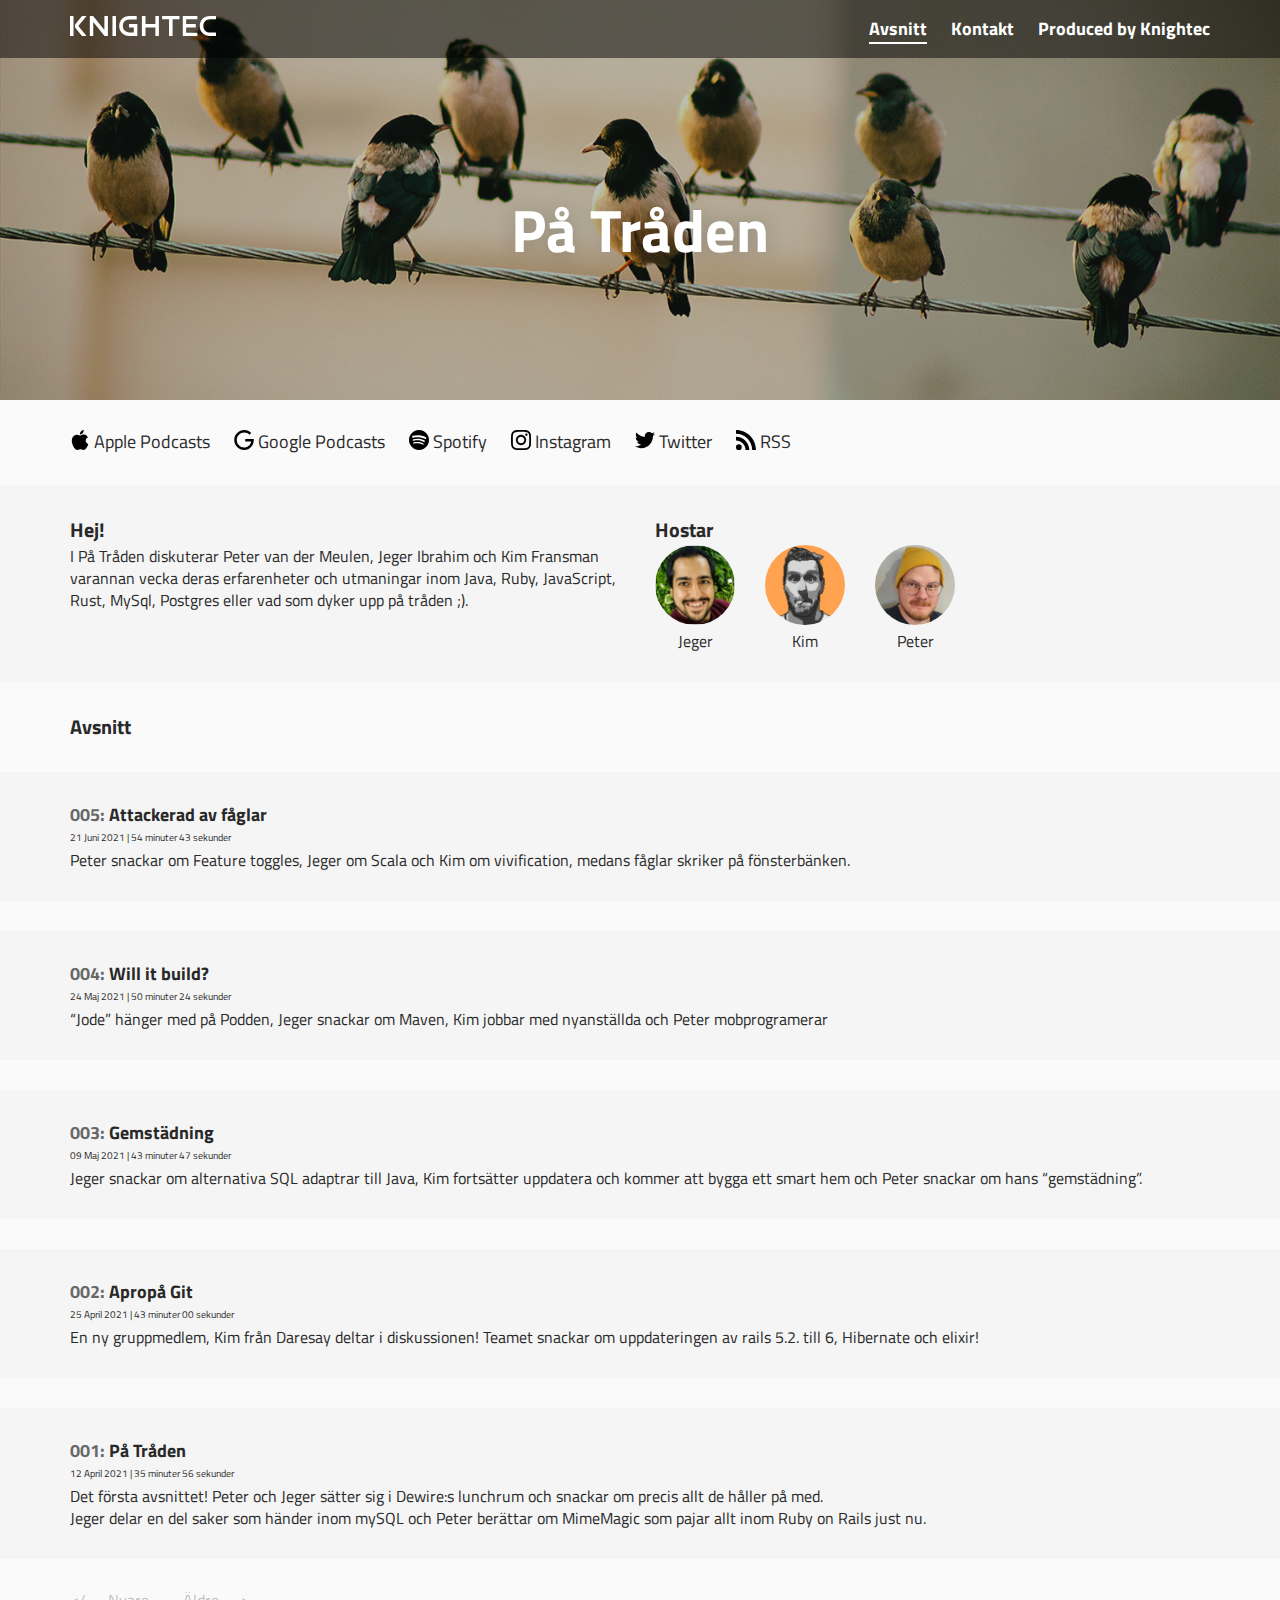
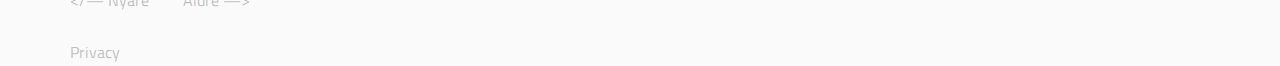
<file: index.html>
<!DOCTYPE html>
<html lang="en">
<head>
  <meta charset="UTF-8">
  <title>På Tråden - Hem</title>
  <link rel="stylesheet" href="/assets/css/main.css" />
  <link rel="stylesheet" href="https://cdn.plyr.io/3.6.4/plyr.css" />
  <meta name="viewport" content="width=device-width, initial-scale=1, maximum-scale=1">
  <link rel="apple-touch-icon" sizes="180x180" href="/assets/favicon/apple-touch-icon.png">
  <link rel="icon" type="image/png" sizes="32x32" href="/assets/favicon/favicon-32x32.png">
  <link rel="icon" type="image/png" sizes="16x16" href="/assets/favicon/favicon-16x16.png">
  <link rel="manifest" href="/assets/favicon/site.webmanifest">
  <link rel="mask-icon" href="/assets/favicon/safari-pinned-tab.svg" color="#d61818">
  <link rel="shortcut icon" href="/assets/favicon/favicon.ico">
  <meta name="msapplication-TileColor" content="#74ada6">
  <meta name="msapplication-config" content="/assets/favicon/browserconfig.xml">
  <meta name="theme-color" content="#ffffff">

  <!-- Facebook Og -->
  <meta content="website" property="og:type">
  <meta content="På Tråden - Hem" property="og:title">
  <meta content="I På Tråden diskuterar Peter van der Meulen, Jeger Ibrahim och Kim Fransman varannan vecka deras erfarenheter och utmaningar inom Java, Ruby, JavaScript, Rust, MySql, Postgres eller vad som dyker upp på tråden ;)." property="og:description">
  <meta content="https://patraden.knightec.se/assets/images/socialcard.jpg" property="og:image">
  <meta content="https://patraden.knightec.se/index.html" property="og:url">
  <meta content="På Tråden" property="og:site_name">
  <!-- Twitter cards -->
  <meta content="summary_large_image" name="twitter:card">
  <meta content="@DewirePaTraden" name="twitter:site">
  <meta content="@DewirePaTraden" name="twitter:creator">
  <meta content="På Tråden - Hem" name="twitter:title">
  <meta content="I På Tråden diskuterar Peter van der Meulen, Jeger Ibrahim och Kim Fransman varannan vecka deras erfarenheter och utmaningar inom Java, Ruby, JavaScript, Rust, MySql, Postgres eller vad som dyker upp på tråden ;)." name="twitter:description">
  <meta content="https://patraden.knightec.se/assets/images/socialcard.jpg" name="twitter:image">
</head>
<body>
  <header>
    <div class="header-inner"></div>
    <div class="top-navigation">
      <div class="content-container">
        <div class="logo">
          <a href="/">
            <img src="/assets/images/logo.svg" alt="" height="20">
          </a>
        </div>

        <div class="navigation-links home">
          <ul>
            <li><a href="/" class="home">Avsnitt</a></li>
            <li><a href="/kontakt" class="contact">Kontakt</a></li>
            <li><a href="https://knightec.se" target="_blank">Produced by Knightec</a></li>
          </ul>
        </div>
      </div>
    </div>
    <div class="header-title">
      <h1>
        På Tråden
      </h1>
    </div>
  </header>

  <section class="social-links">
    <div class="content-container">
      <ul>
        <li>
          <a href="https://podcasts.apple.com/us/podcast/på-tråden/id1564664099" title="På Tråden på Google" target="_blank">
            <span class="logo"><img src="/assets/images/social-icons/apple.svg" alt="" width="20"></span>
            <span class="title">Apple Podcasts</span>
          </a>
        </li>
        <li>
          <a href="https://podcasts.google.com/feed/aHR0cHM6Ly9wYXRyYWRlbi5rbmlnaHRlYy5zZS9mZWVkLnhtbA?sa=X&ved=0CAMQ9sEGahcKEwjgmsS8n5vwAhUAAAAAHQAAAAAQCQ" title="På Tråden på Apple Podcasts" target="_blank">
            <span class="logo"><img src="/assets/images/social-icons/google.svg" alt="" width="20"></span>
            <span class="title">Google Podcasts</span>
          </a>
        </li>
        <li>
          <a href="https://open.spotify.com/show/3A2fj6rPOLulqHuwGsgoWq" title="På Tråden på spotify" target="_blank">
            <span class="logo"><img src="/assets/images/social-icons/spotify.svg" alt="" width="20"></span>
            <span class="title">Spotify</span>
          </a>
        </li>
        <li>
          <a href="https://instagram.com/pa.traden" title="Instagram" target="_blank">
            <span class="logo"><img src="/assets/images/social-icons/instagram.svg" alt="" width="20"></span>
            <span class="title">Instagram</span>
          </a>
        </li>
        <li>
          <a href="https://twitter.com/DewirePaTraden" title="Twitter" target="_blank">
            <span class="logo"><img src="/assets/images/social-icons/twitter.svg" alt="" width="20"></span>
            <span class="title">Twitter</span>
          </a>
        </li>
        <li>
          <a href="/feed.xml" title="RSS feed" target="_blank">
            <span class="logo"><img src="/assets/images/social-icons/rss.svg" alt="" width="20"></span>
            <span class="title">RSS</span>
          </a>
        </li>
      </ul>
    </div>
  </section>

  <section class="main-content">
    
  <div class="home-introduction-block">
    <div class="content-container">
      <div class="content-inner">
        <div class="content-left column">
          <h1>Hej!</h1>
          I På Tråden diskuterar Peter van der Meulen, Jeger Ibrahim och Kim Fransman varannan vecka deras erfarenheter och utmaningar inom Java, Ruby, JavaScript, Rust, MySql, Postgres eller vad som dyker upp på tråden ;).
        </div>

        <div class="content-right column">
          <h1>Hostar</h1>
          <table>
            <tr>
              
              
                <td class="person">
                  
                    <img src="/assets/images/people/jeger.jpg" alt="Peter" width="80">
                    <br>
                    <span class="name">Jeger</span>
                  
                </td>
              
                <td class="person">
                  
                    <a href="https://fransman.se/" target="_blank">
                  
                    <img src="/assets/images/people/kim.jpg" alt="Peter" width="80">
                    <br>
                    <span class="name">Kim</span>
                  
                    </a>
                  
                </td>
              
                <td class="person">
                  
                    <a href="https://hendrikpeter.net" target="_blank">
                  
                    <img src="/assets/images/people/peter.jpg" alt="Peter" width="80">
                    <br>
                    <span class="name">Peter</span>
                  
                    </a>
                  
                </td>
              
              <td>&nbsp;</td>
            </tr>
          </table>
        </div>
      </div>
    </div>
  </div>


<div class="content-container episodes-header">
  <h1>Avsnitt</h1>
</div>

<div class="post-container">
  
    <div class="post-teaser-block">
      <div class="content-container">
        <h2>
          <a href="/podcast/2021/06/21/attackerad-av-faglar.html">
            <span class="post-number">005:</span>
            Attackerad av fåglar
          </a>
        </h2>
        <div class="date">
          21 Juni 2021
          |
          54 minuter 43 sekunder
        </div>
        <div class="excerpt">
          <a href="/podcast/2021/06/21/attackerad-av-faglar.html">
            <p>Peter snackar om Feature toggles, Jeger om Scala och Kim om vivification, medans fåglar skriker på fönsterbänken.</p>

          </a>
        </div>
      </div>
    </div>
  
    <div class="post-teaser-block">
      <div class="content-container">
        <h2>
          <a href="/podcast/2021/05/24/will-it-build.html">
            <span class="post-number">004:</span>
            Will it build?
          </a>
        </h2>
        <div class="date">
          24 Maj 2021
          |
          50 minuter 24 sekunder
        </div>
        <div class="excerpt">
          <a href="/podcast/2021/05/24/will-it-build.html">
            <p>“Jode” hänger med på Podden, Jeger snackar om Maven, Kim jobbar med nyanställda och Peter mobprogramerar</p>

          </a>
        </div>
      </div>
    </div>
  
    <div class="post-teaser-block">
      <div class="content-container">
        <h2>
          <a href="/podcast/2021/05/09/gemstadning.html">
            <span class="post-number">003:</span>
            Gemstädning
          </a>
        </h2>
        <div class="date">
          09 Maj 2021
          |
          43 minuter 47 sekunder
        </div>
        <div class="excerpt">
          <a href="/podcast/2021/05/09/gemstadning.html">
            <p>Jeger snackar om alternativa SQL adaptrar till Java, Kim fortsätter uppdatera och kommer att bygga ett smart hem och Peter snackar om hans “gemstädning”.</p>

          </a>
        </div>
      </div>
    </div>
  
    <div class="post-teaser-block">
      <div class="content-container">
        <h2>
          <a href="/podcast/2021/04/25/apropa-git.html">
            <span class="post-number">002:</span>
            Apropå Git
          </a>
        </h2>
        <div class="date">
          25 April 2021
          |
          43 minuter 00 sekunder
        </div>
        <div class="excerpt">
          <a href="/podcast/2021/04/25/apropa-git.html">
            <p>En ny gruppmedlem, Kim från Daresay deltar i diskussionen! Teamet snackar om uppdateringen av rails 5.2. till 6, Hibernate och elixir!</p>

          </a>
        </div>
      </div>
    </div>
  
    <div class="post-teaser-block">
      <div class="content-container">
        <h2>
          <a href="/podcast/2021/04/12/pa-traden.html">
            <span class="post-number">001:</span>
            På Tråden
          </a>
        </h2>
        <div class="date">
          12 April 2021
          |
          35 minuter 56 sekunder
        </div>
        <div class="excerpt">
          <a href="/podcast/2021/04/12/pa-traden.html">
            <p>Det första avsnittet!
Peter och Jeger sätter sig i Dewire:s lunchrum och snackar om precis allt de
håller på med.<br />
Jeger delar en del saker som händer inom mySQL och Peter
berättar om MimeMagic som pajar allt inom Ruby on Rails just nu.</p>

          </a>
        </div>
      </div>
    </div>
  
</div>

<div class="pagination-on-home">
  <div class="content-container">
    
      <span class="pagination-button next">&lt;/— Nyare</span>
    

    
      <span class="pagination-button">Äldre —&gt;</span>
    
  </div>
</div>

<div class="content-container privacy-link">
  <a href="/privacy">Privacy</a>
</div>

  </section>

  <footer>
  </footer>
</body>
</html>
</file>
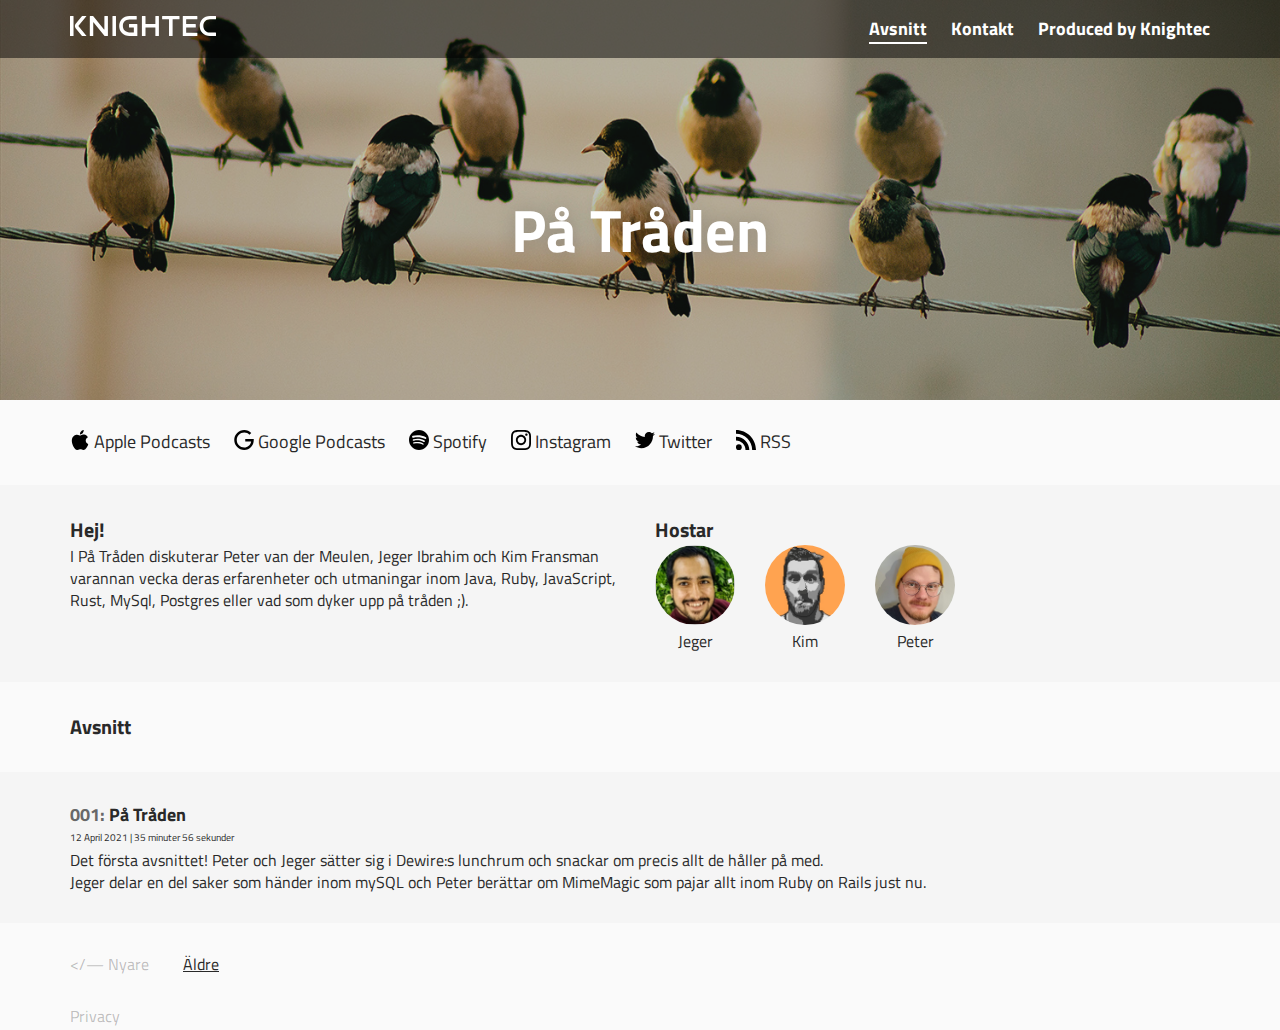
<file: page2/index.html>
<!DOCTYPE html>
<html lang="en">
<head>
  <meta charset="UTF-8">
  <title>På Tråden - Hem - page 2</title>
  <link rel="stylesheet" href="/assets/css/main.css" />
  <link rel="stylesheet" href="https://cdn.plyr.io/3.6.4/plyr.css" />
  <meta name="viewport" content="width=device-width, initial-scale=1, maximum-scale=1">
  <link rel="apple-touch-icon" sizes="180x180" href="/assets/favicon/apple-touch-icon.png">
  <link rel="icon" type="image/png" sizes="32x32" href="/assets/favicon/favicon-32x32.png">
  <link rel="icon" type="image/png" sizes="16x16" href="/assets/favicon/favicon-16x16.png">
  <link rel="manifest" href="/assets/favicon/site.webmanifest">
  <link rel="mask-icon" href="/assets/favicon/safari-pinned-tab.svg" color="#d61818">
  <link rel="shortcut icon" href="/assets/favicon/favicon.ico">
  <meta name="msapplication-TileColor" content="#74ada6">
  <meta name="msapplication-config" content="/assets/favicon/browserconfig.xml">
  <meta name="theme-color" content="#ffffff">

  <!-- Facebook Og -->
  <meta content="website" property="og:type">
  <meta content="På Tråden - Hem - page 2" property="og:title">
  <meta content="I På Tråden diskuterar Peter van der Meulen, Jeger Ibrahim och Kim Fransman varannan vecka deras erfarenheter och utmaningar inom Java, Ruby, JavaScript, Rust, MySql, Postgres eller vad som dyker upp på tråden ;)." property="og:description">
  <meta content="https://patraden.knightec.se/assets/images/socialcard.jpg" property="og:image">
  <meta content="https://patraden.knightec.se/page2/index.html" property="og:url">
  <meta content="På Tråden" property="og:site_name">
  <!-- Twitter cards -->
  <meta content="summary_large_image" name="twitter:card">
  <meta content="@DewirePaTraden" name="twitter:site">
  <meta content="@DewirePaTraden" name="twitter:creator">
  <meta content="På Tråden - Hem - page 2" name="twitter:title">
  <meta content="I På Tråden diskuterar Peter van der Meulen, Jeger Ibrahim och Kim Fransman varannan vecka deras erfarenheter och utmaningar inom Java, Ruby, JavaScript, Rust, MySql, Postgres eller vad som dyker upp på tråden ;)." name="twitter:description">
  <meta content="https://patraden.knightec.se/assets/images/socialcard.jpg" name="twitter:image">
</head>
<body>
  <header>
    <div class="header-inner"></div>
    <div class="top-navigation">
      <div class="content-container">
        <div class="logo">
          <a href="/">
            <img src="/assets/images/logo.svg" alt="" height="20">
          </a>
        </div>

        <div class="navigation-links home">
          <ul>
            <li><a href="/" class="home">Avsnitt</a></li>
            <li><a href="/kontakt" class="contact">Kontakt</a></li>
            <li><a href="https://knightec.se" target="_blank">Produced by Knightec</a></li>
          </ul>
        </div>
      </div>
    </div>
    <div class="header-title">
      <h1>
        På Tråden
      </h1>
    </div>
  </header>

  <section class="social-links">
    <div class="content-container">
      <ul>
        <li>
          <a href="https://podcasts.apple.com/us/podcast/på-tråden/id1564664099" title="På Tråden på Google" target="_blank">
            <span class="logo"><img src="/assets/images/social-icons/apple.svg" alt="" width="20"></span>
            <span class="title">Apple Podcasts</span>
          </a>
        </li>
        <li>
          <a href="https://podcasts.google.com/feed/aHR0cHM6Ly9wYXRyYWRlbi5rbmlnaHRlYy5zZS9mZWVkLnhtbA?sa=X&ved=0CAMQ9sEGahcKEwjgmsS8n5vwAhUAAAAAHQAAAAAQCQ" title="På Tråden på Apple Podcasts" target="_blank">
            <span class="logo"><img src="/assets/images/social-icons/google.svg" alt="" width="20"></span>
            <span class="title">Google Podcasts</span>
          </a>
        </li>
        <li>
          <a href="https://open.spotify.com/show/3A2fj6rPOLulqHuwGsgoWq" title="På Tråden på spotify" target="_blank">
            <span class="logo"><img src="/assets/images/social-icons/spotify.svg" alt="" width="20"></span>
            <span class="title">Spotify</span>
          </a>
        </li>
        <li>
          <a href="https://instagram.com/pa.traden" title="Instagram" target="_blank">
            <span class="logo"><img src="/assets/images/social-icons/instagram.svg" alt="" width="20"></span>
            <span class="title">Instagram</span>
          </a>
        </li>
        <li>
          <a href="https://twitter.com/DewirePaTraden" title="Twitter" target="_blank">
            <span class="logo"><img src="/assets/images/social-icons/twitter.svg" alt="" width="20"></span>
            <span class="title">Twitter</span>
          </a>
        </li>
        <li>
          <a href="/feed.xml" title="RSS feed" target="_blank">
            <span class="logo"><img src="/assets/images/social-icons/rss.svg" alt="" width="20"></span>
            <span class="title">RSS</span>
          </a>
        </li>
      </ul>
    </div>
  </section>

  <section class="main-content">
    
  <div class="home-introduction-block">
    <div class="content-container">
      <div class="content-inner">
        <div class="content-left column">
          <h1>Hej!</h1>
          I På Tråden diskuterar Peter van der Meulen, Jeger Ibrahim och Kim Fransman varannan vecka deras erfarenheter och utmaningar inom Java, Ruby, JavaScript, Rust, MySql, Postgres eller vad som dyker upp på tråden ;).
        </div>

        <div class="content-right column">
          <h1>Hostar</h1>
          <table>
            <tr>
              
              
                <td class="person">
                  
                    <img src="/assets/images/people/jeger.jpg" alt="Peter" width="80">
                    <br>
                    <span class="name">Jeger</span>
                  
                </td>
              
                <td class="person">
                  
                    <a href="https://fransman.se/" target="_blank">
                  
                    <img src="/assets/images/people/kim.jpg" alt="Peter" width="80">
                    <br>
                    <span class="name">Kim</span>
                  
                    </a>
                  
                </td>
              
                <td class="person">
                  
                    <a href="https://hendrikpeter.net" target="_blank">
                  
                    <img src="/assets/images/people/peter.jpg" alt="Peter" width="80">
                    <br>
                    <span class="name">Peter</span>
                  
                    </a>
                  
                </td>
              
              <td>&nbsp;</td>
            </tr>
          </table>
        </div>
      </div>
    </div>
  </div>


<div class="content-container episodes-header">
  <h1>Avsnitt</h1>
</div>

<div class="post-container">
  
    <div class="post-teaser-block">
      <div class="content-container">
        <h2>
          <a href="/podcast/2021/04/12/pa-traden.html">
            <span class="post-number">001:</span>
            På Tråden
          </a>
        </h2>
        <div class="date">
          12 April 2021
          |
          35 minuter 56 sekunder
        </div>
        <div class="excerpt">
          <a href="/podcast/2021/04/12/pa-traden.html">
            <p>Det första avsnittet!
Peter och Jeger sätter sig i Dewire:s lunchrum och snackar om precis allt de
håller på med.<br />
Jeger delar en del saker som händer inom mySQL och Peter
berättar om MimeMagic som pajar allt inom Ruby on Rails just nu.</p>

          </a>
        </div>
      </div>
    </div>
  
</div>

<div class="pagination-on-home">
  <div class="content-container">
    
      <span class="pagination-button next">&lt;/— Nyare</span>
    

    
      <a class="pagination-button pagination-active" href="/">Äldre</a>
    
  </div>
</div>

<div class="content-container privacy-link">
  <a href="/privacy">Privacy</a>
</div>

  </section>

  <footer>
  </footer>
</body>
</html>
</file>
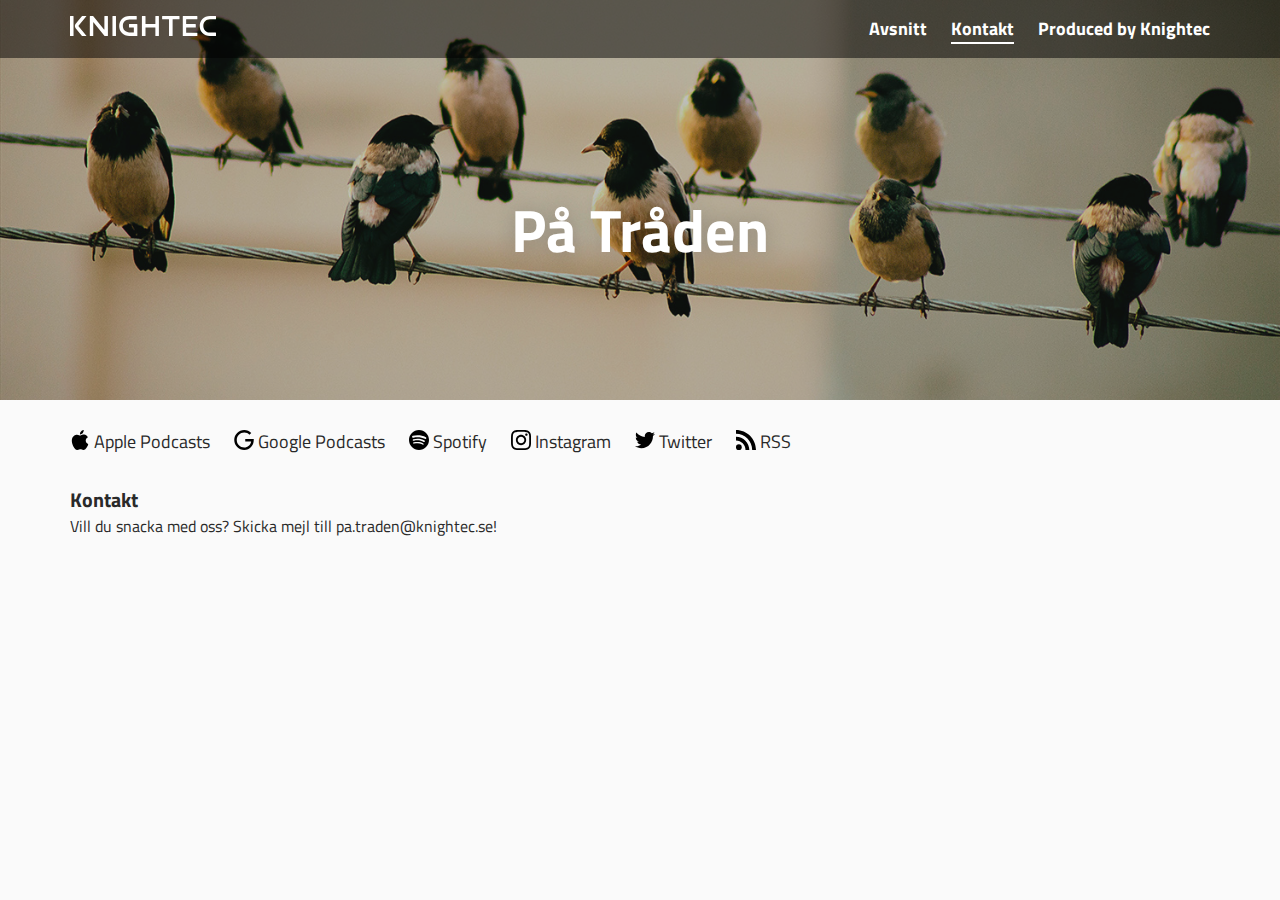
<file: kontakt.html>
<!DOCTYPE html>
<html lang="en">
<head>
  <meta charset="UTF-8">
  <title>På Tråden - Kontakt</title>
  <link rel="stylesheet" href="/assets/css/main.css" />
  <link rel="stylesheet" href="https://cdn.plyr.io/3.6.4/plyr.css" />
  <meta name="viewport" content="width=device-width, initial-scale=1, maximum-scale=1">
  <link rel="apple-touch-icon" sizes="180x180" href="/assets/favicon/apple-touch-icon.png">
  <link rel="icon" type="image/png" sizes="32x32" href="/assets/favicon/favicon-32x32.png">
  <link rel="icon" type="image/png" sizes="16x16" href="/assets/favicon/favicon-16x16.png">
  <link rel="manifest" href="/assets/favicon/site.webmanifest">
  <link rel="mask-icon" href="/assets/favicon/safari-pinned-tab.svg" color="#d61818">
  <link rel="shortcut icon" href="/assets/favicon/favicon.ico">
  <meta name="msapplication-TileColor" content="#74ada6">
  <meta name="msapplication-config" content="/assets/favicon/browserconfig.xml">
  <meta name="theme-color" content="#ffffff">

  <!-- Facebook Og -->
  <meta content="website" property="og:type">
  <meta content="På Tråden - Kontakt" property="og:title">
  <meta content="I På Tråden diskuterar Peter van der Meulen, Jeger Ibrahim och Kim Fransman varannan vecka deras erfarenheter och utmaningar inom Java, Ruby, JavaScript, Rust, MySql, Postgres eller vad som dyker upp på tråden ;)." property="og:description">
  <meta content="https://patraden.knightec.se/assets/images/socialcard.jpg" property="og:image">
  <meta content="https://patraden.knightec.se/kontakt.html" property="og:url">
  <meta content="På Tråden" property="og:site_name">
  <!-- Twitter cards -->
  <meta content="summary_large_image" name="twitter:card">
  <meta content="@DewirePaTraden" name="twitter:site">
  <meta content="@DewirePaTraden" name="twitter:creator">
  <meta content="På Tråden - Kontakt" name="twitter:title">
  <meta content="I På Tråden diskuterar Peter van der Meulen, Jeger Ibrahim och Kim Fransman varannan vecka deras erfarenheter och utmaningar inom Java, Ruby, JavaScript, Rust, MySql, Postgres eller vad som dyker upp på tråden ;)." name="twitter:description">
  <meta content="https://patraden.knightec.se/assets/images/socialcard.jpg" name="twitter:image">
</head>
<body>
  <header>
    <div class="header-inner"></div>
    <div class="top-navigation">
      <div class="content-container">
        <div class="logo">
          <a href="/">
            <img src="/assets/images/logo.svg" alt="" height="20">
          </a>
        </div>

        <div class="navigation-links contact">
          <ul>
            <li><a href="/" class="home">Avsnitt</a></li>
            <li><a href="/kontakt" class="contact">Kontakt</a></li>
            <li><a href="https://knightec.se" target="_blank">Produced by Knightec</a></li>
          </ul>
        </div>
      </div>
    </div>
    <div class="header-title">
      <h1>
        På Tråden
      </h1>
    </div>
  </header>

  <section class="social-links">
    <div class="content-container">
      <ul>
        <li>
          <a href="https://podcasts.apple.com/us/podcast/på-tråden/id1564664099" title="På Tråden på Google" target="_blank">
            <span class="logo"><img src="/assets/images/social-icons/apple.svg" alt="" width="20"></span>
            <span class="title">Apple Podcasts</span>
          </a>
        </li>
        <li>
          <a href="https://podcasts.google.com/feed/aHR0cHM6Ly9wYXRyYWRlbi5rbmlnaHRlYy5zZS9mZWVkLnhtbA?sa=X&ved=0CAMQ9sEGahcKEwjgmsS8n5vwAhUAAAAAHQAAAAAQCQ" title="På Tråden på Apple Podcasts" target="_blank">
            <span class="logo"><img src="/assets/images/social-icons/google.svg" alt="" width="20"></span>
            <span class="title">Google Podcasts</span>
          </a>
        </li>
        <li>
          <a href="https://open.spotify.com/show/3A2fj6rPOLulqHuwGsgoWq" title="På Tråden på spotify" target="_blank">
            <span class="logo"><img src="/assets/images/social-icons/spotify.svg" alt="" width="20"></span>
            <span class="title">Spotify</span>
          </a>
        </li>
        <li>
          <a href="https://instagram.com/pa.traden" title="Instagram" target="_blank">
            <span class="logo"><img src="/assets/images/social-icons/instagram.svg" alt="" width="20"></span>
            <span class="title">Instagram</span>
          </a>
        </li>
        <li>
          <a href="https://twitter.com/DewirePaTraden" title="Twitter" target="_blank">
            <span class="logo"><img src="/assets/images/social-icons/twitter.svg" alt="" width="20"></span>
            <span class="title">Twitter</span>
          </a>
        </li>
        <li>
          <a href="/feed.xml" title="RSS feed" target="_blank">
            <span class="logo"><img src="/assets/images/social-icons/rss.svg" alt="" width="20"></span>
            <span class="title">RSS</span>
          </a>
        </li>
      </ul>
    </div>
  </section>

  <section class="main-content">
    <div class="content-container">
  <h1>Kontakt</h1>
  Vill du snacka med oss? Skicka mejl till pa.traden@knightec.se!
</div>

  </section>

  <footer>
  </footer>
</body>
</html>
</file>
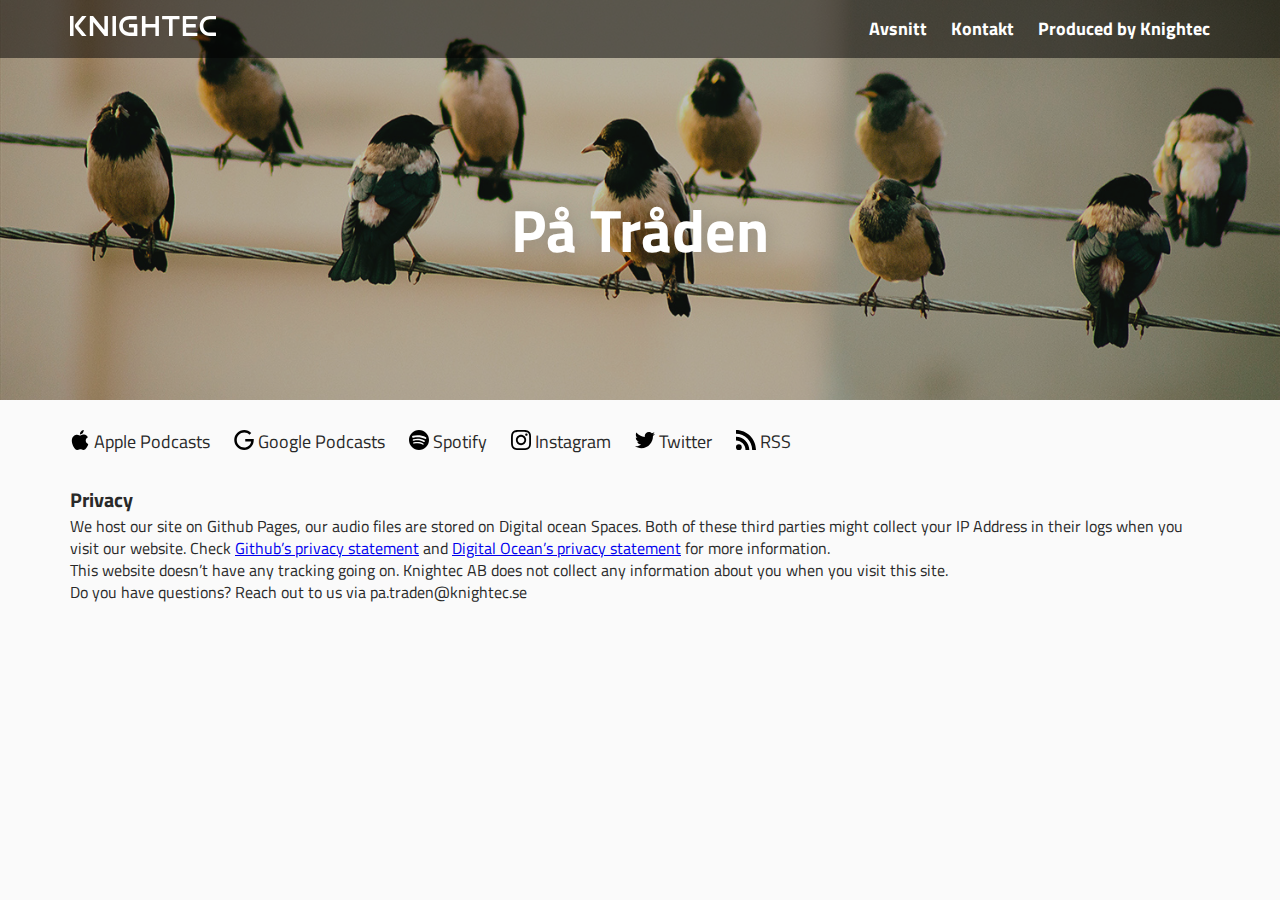
<file: privacy.html>
<!DOCTYPE html>
<html lang="en">
<head>
  <meta charset="UTF-8">
  <title>På Tråden - Privacy</title>
  <link rel="stylesheet" href="/assets/css/main.css" />
  <link rel="stylesheet" href="https://cdn.plyr.io/3.6.4/plyr.css" />
  <meta name="viewport" content="width=device-width, initial-scale=1, maximum-scale=1">
  <link rel="apple-touch-icon" sizes="180x180" href="/assets/favicon/apple-touch-icon.png">
  <link rel="icon" type="image/png" sizes="32x32" href="/assets/favicon/favicon-32x32.png">
  <link rel="icon" type="image/png" sizes="16x16" href="/assets/favicon/favicon-16x16.png">
  <link rel="manifest" href="/assets/favicon/site.webmanifest">
  <link rel="mask-icon" href="/assets/favicon/safari-pinned-tab.svg" color="#d61818">
  <link rel="shortcut icon" href="/assets/favicon/favicon.ico">
  <meta name="msapplication-TileColor" content="#74ada6">
  <meta name="msapplication-config" content="/assets/favicon/browserconfig.xml">
  <meta name="theme-color" content="#ffffff">

  <!-- Facebook Og -->
  <meta content="website" property="og:type">
  <meta content="På Tråden - Privacy" property="og:title">
  <meta content="I På Tråden diskuterar Peter van der Meulen, Jeger Ibrahim och Kim Fransman varannan vecka deras erfarenheter och utmaningar inom Java, Ruby, JavaScript, Rust, MySql, Postgres eller vad som dyker upp på tråden ;)." property="og:description">
  <meta content="https://patraden.knightec.se/assets/images/socialcard.jpg" property="og:image">
  <meta content="https://patraden.knightec.se/privacy.html" property="og:url">
  <meta content="På Tråden" property="og:site_name">
  <!-- Twitter cards -->
  <meta content="summary_large_image" name="twitter:card">
  <meta content="@DewirePaTraden" name="twitter:site">
  <meta content="@DewirePaTraden" name="twitter:creator">
  <meta content="På Tråden - Privacy" name="twitter:title">
  <meta content="I På Tråden diskuterar Peter van der Meulen, Jeger Ibrahim och Kim Fransman varannan vecka deras erfarenheter och utmaningar inom Java, Ruby, JavaScript, Rust, MySql, Postgres eller vad som dyker upp på tråden ;)." name="twitter:description">
  <meta content="https://patraden.knightec.se/assets/images/socialcard.jpg" name="twitter:image">
</head>
<body>
  <header>
    <div class="header-inner"></div>
    <div class="top-navigation">
      <div class="content-container">
        <div class="logo">
          <a href="/">
            <img src="/assets/images/logo.svg" alt="" height="20">
          </a>
        </div>

        <div class="navigation-links privacy">
          <ul>
            <li><a href="/" class="home">Avsnitt</a></li>
            <li><a href="/kontakt" class="contact">Kontakt</a></li>
            <li><a href="https://knightec.se" target="_blank">Produced by Knightec</a></li>
          </ul>
        </div>
      </div>
    </div>
    <div class="header-title">
      <h1>
        På Tråden
      </h1>
    </div>
  </header>

  <section class="social-links">
    <div class="content-container">
      <ul>
        <li>
          <a href="https://podcasts.apple.com/us/podcast/på-tråden/id1564664099" title="På Tråden på Google" target="_blank">
            <span class="logo"><img src="/assets/images/social-icons/apple.svg" alt="" width="20"></span>
            <span class="title">Apple Podcasts</span>
          </a>
        </li>
        <li>
          <a href="https://podcasts.google.com/feed/aHR0cHM6Ly9wYXRyYWRlbi5rbmlnaHRlYy5zZS9mZWVkLnhtbA?sa=X&ved=0CAMQ9sEGahcKEwjgmsS8n5vwAhUAAAAAHQAAAAAQCQ" title="På Tråden på Apple Podcasts" target="_blank">
            <span class="logo"><img src="/assets/images/social-icons/google.svg" alt="" width="20"></span>
            <span class="title">Google Podcasts</span>
          </a>
        </li>
        <li>
          <a href="https://open.spotify.com/show/3A2fj6rPOLulqHuwGsgoWq" title="På Tråden på spotify" target="_blank">
            <span class="logo"><img src="/assets/images/social-icons/spotify.svg" alt="" width="20"></span>
            <span class="title">Spotify</span>
          </a>
        </li>
        <li>
          <a href="https://instagram.com/pa.traden" title="Instagram" target="_blank">
            <span class="logo"><img src="/assets/images/social-icons/instagram.svg" alt="" width="20"></span>
            <span class="title">Instagram</span>
          </a>
        </li>
        <li>
          <a href="https://twitter.com/DewirePaTraden" title="Twitter" target="_blank">
            <span class="logo"><img src="/assets/images/social-icons/twitter.svg" alt="" width="20"></span>
            <span class="title">Twitter</span>
          </a>
        </li>
        <li>
          <a href="/feed.xml" title="RSS feed" target="_blank">
            <span class="logo"><img src="/assets/images/social-icons/rss.svg" alt="" width="20"></span>
            <span class="title">RSS</span>
          </a>
        </li>
      </ul>
    </div>
  </section>

  <section class="main-content">
    <div class="content-container">
  <h1 id="privacy">Privacy</h1>

<p>We host our site on Github Pages, our audio files are stored on Digital ocean
Spaces.
Both of these third parties might collect your IP Address in their logs when
you visit our website. Check
<a href="https://docs.github.com/en/github/site-policy/github-privacy-statement">Github’s privacy statement</a>
and <a href="https://www.digitalocean.com/legal/privacy-policy/">Digital Ocean’s privacy statement</a>
for more information.</p>

<p>This website doesn’t have any tracking going on. Knightec AB does not collect any
information about you when you visit this site.</p>

<p>Do you have questions? Reach out to us via pa.traden@knightec.se</p>

</div>

  </section>

  <footer>
  </footer>
</body>
</html>
</file>
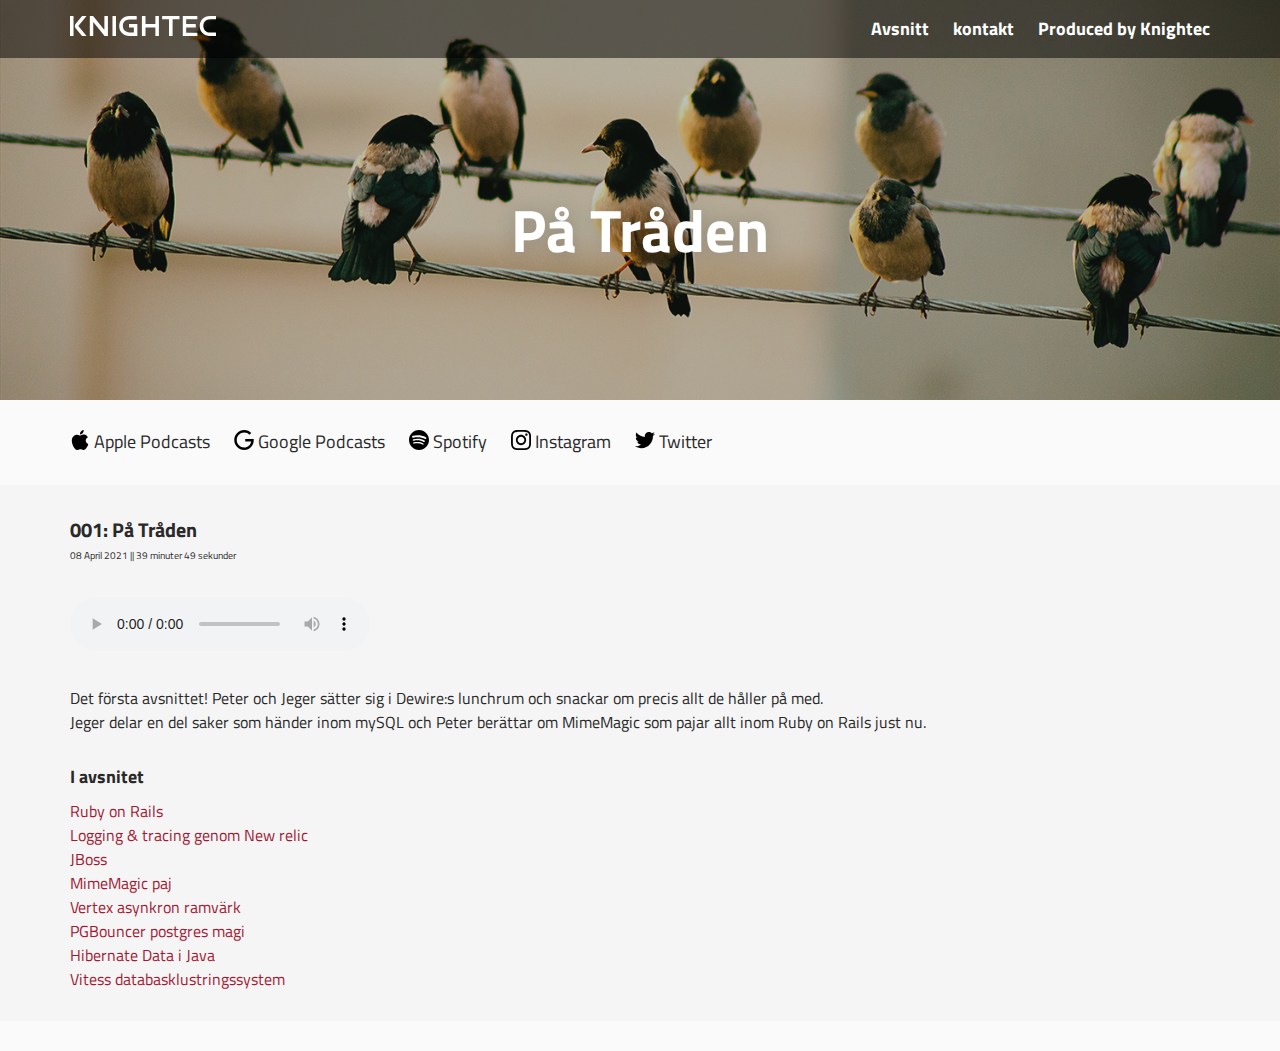
<file: podcast/2021/04/08/01-pa-traden.html>
<!DOCTYPE html>
<html lang="en">
<head>
  <meta charset="UTF-8">
  <title>På Tråden - På Tråden</title>
  <link rel="stylesheet" href="/assets/css/main.css" />
  <link rel="stylesheet" href="https://cdn.plyr.io/3.6.4/plyr.css" />
  <meta name="viewport" content="width=device-width, initial-scale=1, maximum-scale=1">
  <link rel="apple-touch-icon" sizes="180x180" href="/assets/favicon/apple-touch-icon.png">
  <link rel="icon" type="image/png" sizes="32x32" href="/assets/favicon/favicon-32x32.png">
  <link rel="icon" type="image/png" sizes="16x16" href="/assets/favicon/favicon-16x16.png">
  <link rel="manifest" href="/assets/favicon/site.webmanifest">
  <link rel="mask-icon" href="/assets/favicon/safari-pinned-tab.svg" color="#d61818">
  <link rel="shortcut icon" href="/assets/favicon/favicon.ico">
  <meta name="msapplication-TileColor" content="#74ada6">
  <meta name="msapplication-config" content="/assets/favicon/browserconfig.xml">
  <meta name="theme-color" content="#ffffff">

  <!-- Facebook Og -->
  <meta content="website" property="og:type">
  <meta content="På Tråden - På Tråden" property="og:title">
  <meta content="Det första avsnittet!Peter och Jeger sätter sig i Dewire:s lunchrum och snackar om precis allt dehåller på med.Jeger delar en del saker som händer inom mySQL..." property="og:description">
  <meta content="http://0.0.0.0:4000/assets/images/home/start.jpg" property="og:image">
  <meta content="http://0.0.0.0:4000/podcast/2021/04/08/01-pa-traden.html" property="og:url">
  <meta content="På Tråden" property="og:site_name">
  <!-- Twitter cards -->
  <meta content="http://0.0.0.0:4000/assets/images/home/start.jpg" name="twitter:card">
  <meta content="@DewirePaTraden" name="twitter:site">
  <meta content="@DewirePaTraden" name="twitter:creator">
  <meta content="På Tråden - På Tråden" name="twitter:title">
  <meta content="Det första avsnittet!Peter och Jeger sätter sig i Dewire:s lunchrum och snackar om precis allt dehåller på med.Jeger delar en del saker som händer inom mySQL..." name="twitter:description">
  <meta content="http://0.0.0.0:4000/assets/images/home/start.jpg" name="twitter:image">
</head>
<body>
  <header>
    <div class="header-inner"></div>
    <div class="top-navigation">
      <div class="content-container">
        <div class="logo">
          <a href="/">
            <img src="/assets/images/logo.svg" alt="" height="20">
          </a>
        </div>

        <div class="navigation-links _posts/2021-04-08-01-pa-traden.markdown">
          <ul>
            <li><a href="/" class="home">Avsnitt</a></li>
            <li><a href="/kontakt" class="contact">kontakt</a></li>
            <li><a href="https://knightec.se" target="_blank">Produced by Knightec</a></li>
          </ul>
        </div>
      </div>
    </div>
    <div class="header-title">
      <h1>
        På Tråden
      </h1>
    </div>
  </header>

  <section class="social-links">
    <div class="content-container">
      <ul>
        <li>
          <a href="#" title="Apple podcast registration pending">
            <span class="logo"><img src="/assets/images/social-icons/apple.svg" alt="" width="20"></span>
            <span class="title">Apple Podcasts</span>
          </a>
        </li>
        <li>
          <a href="#" title="Google podcast registration pending">
            <span class="logo"><img src="/assets/images/social-icons/google.svg" alt="" width="20"></span>
            <span class="title">Google Podcasts</span>
          </a>
        </li>
        <li>
          <a href="#" title="Spotify podcast registration pending">
            <span class="logo"><img src="/assets/images/social-icons/spotify.svg" alt="" width="20"></span>
            <span class="title">Spotify</span>
          </a>
        </li>
        <li>
          <a href="https://instagram.com/pa.traden" title="Instagram" target="_blank">
            <span class="logo"><img src="/assets/images/social-icons/instagram.svg" alt="" width="20"></span>
            <span class="title">Instagram</span>
          </a>
        </li>
        <li>
          <a href="https://twitter.com/DewirePaTraden" title="Twitter">
            <span class="logo"><img src="/assets/images/social-icons/twitter.svg" alt="" width="20"></span>
            <span class="title">Twitter</span>
          </a>
        </li>
      </ul>
    </div>
  </section>

  <section class="main-content">
    <div class="post-page-container">
  <div class="content-container">
    <h1>001: På Tråden</h1>
    <div class="date">
      08 April 2021
      ||
      39 minuter 49 sekunder
    </div>

    <audio id="player" class="media-player" controls>
      <source src="https://pa-traden-files.ams3.digitaloceanspaces.com/001-pa-traden.mp3" type="audio/mp3" />
      <source src="https://pa-traden-files.ams3.digitaloceanspaces.com/001-pa-traden.ogg" type="audio/ogg" />
    </audio>
    <!-- Music player js -->
    <script src="https://cdn.plyr.io/3.6.4/plyr.polyfilled.js"></script>
    <script>
      const player = new Plyr('#player');
    </script>

    <div class="post-content">
      <p>Det första avsnittet!
Peter och Jeger sätter sig i Dewire:s lunchrum och snackar om precis allt de
håller på med.<br />
Jeger delar en del saker som händer inom mySQL och Peter
berättar om MimeMagic som pajar allt inom Ruby on Rails just nu.</p>

<!--more-->

<h2 id="i-avsnitet">I avsnitet</h2>

<p><a href="https://rubyonrails.org/" target="\_blank">Ruby on Rails</a><br />
<a href="https://docs.newrelic.com/docs/integrations/kubernetes-integration/installation/kubernetes-integration-install-configure/" target="\_blank">Logging &amp; tracing genom New relic</a><br />
<a href="https://www.jboss.org/" target="\_blank">JBoss</a><br />
<a href="https://dev.to/cseeman/what-s-up-with-mimemagic-breaking-everything-he1" target="\_blank">MimeMagic paj</a><br />
<a href="https://vertx.io" target="\_blank">Vertex asynkron ramvärk</a><br />
<a href="https://www.pgbouncer.org/" target="\_blank">PGBouncer postgres magi</a><br />
<a href="https://hibernate.org/" target="\_blank">Hibernate Data i Java</a><br />
<a href="https://vitess.io/" target="\_blank">Vitess databasklustringssystem </a></p>

    </div>
  </div>
</div>

  </section>

  <footer>
  </footer>
</body>
</html>
</file>
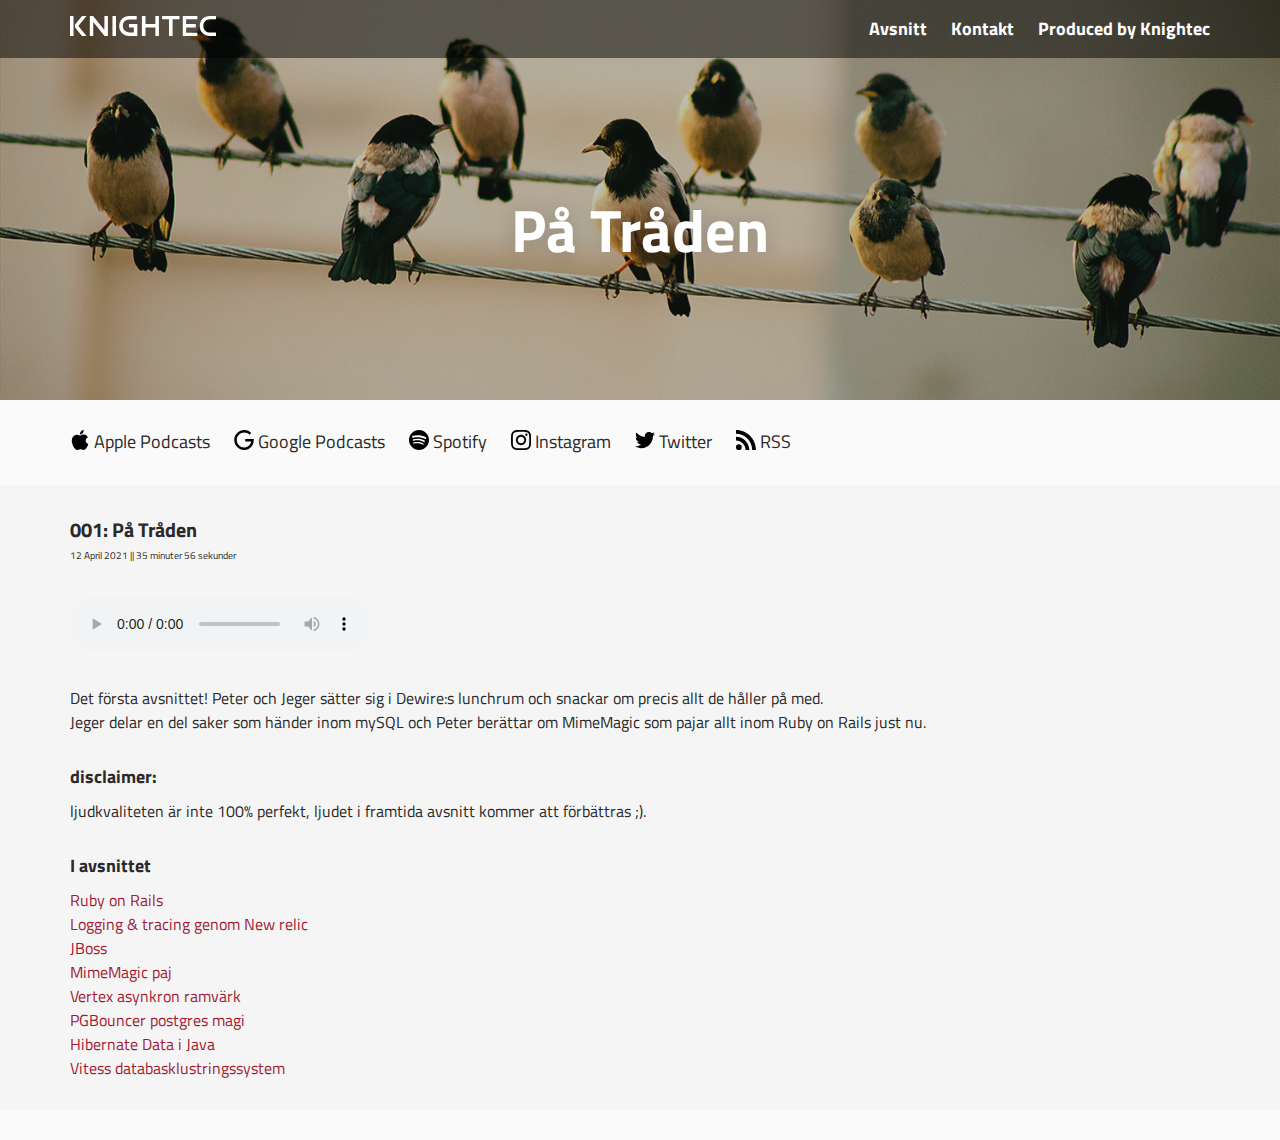
<file: podcast/2021/04/12/12-pa-traden.html>
<!DOCTYPE html>
<html lang="en">
<head>
  <meta charset="UTF-8">
  <title>På Tråden - 001: På Tråden</title>
  <link rel="stylesheet" href="/assets/css/main.css" />
  <link rel="stylesheet" href="https://cdn.plyr.io/3.6.4/plyr.css" />
  <meta name="viewport" content="width=device-width, initial-scale=1, maximum-scale=1">
  <link rel="apple-touch-icon" sizes="180x180" href="/assets/favicon/apple-touch-icon.png">
  <link rel="icon" type="image/png" sizes="32x32" href="/assets/favicon/favicon-32x32.png">
  <link rel="icon" type="image/png" sizes="16x16" href="/assets/favicon/favicon-16x16.png">
  <link rel="manifest" href="/assets/favicon/site.webmanifest">
  <link rel="mask-icon" href="/assets/favicon/safari-pinned-tab.svg" color="#d61818">
  <link rel="shortcut icon" href="/assets/favicon/favicon.ico">
  <meta name="msapplication-TileColor" content="#74ada6">
  <meta name="msapplication-config" content="/assets/favicon/browserconfig.xml">
  <meta name="theme-color" content="#ffffff">

  <!-- Facebook Og -->
  <meta content="website" property="og:type">
  <meta content="På Tråden - På Tråden" property="og:title">
  <meta content="Det första avsnittet!Peter och Jeger sätter sig i Dewire:s lunchrum och snackar om precis allt dehåller på med.Jeger delar en del saker som händer inom mySQL..." property="og:description">
  <meta content="https://patraden.knightec.se/assets/images/socialcard.jpg" property="og:image">
  <meta content="https://patraden.knightec.se/podcast/2021/04/12/12-pa-traden.html" property="og:url">
  <meta content="På Tråden" property="og:site_name">
  <!-- Twitter cards -->
  <meta content="summary_large_image" name="twitter:card">
  <meta content="@DewirePaTraden" name="twitter:site">
  <meta content="@DewirePaTraden" name="twitter:creator">
  <meta content="På Tråden - På Tråden" name="twitter:title">
  <meta content="Det första avsnittet!Peter och Jeger sätter sig i Dewire:s lunchrum och snackar om precis allt dehåller på med.Jeger delar en del saker som händer inom mySQL..." name="twitter:description">
  <meta content="https://patraden.knightec.se/assets/images/socialcard.jpg" name="twitter:image">
</head>
<body>
  <header>
    <div class="header-inner"></div>
    <div class="top-navigation">
      <div class="content-container">
        <div class="logo">
          <a href="/">
            <img src="/assets/images/logo.svg" alt="" height="20">
          </a>
        </div>

        <div class="navigation-links _posts/2021-04-08-12-pa-traden.markdown">
          <ul>
            <li><a href="/" class="home">Avsnitt</a></li>
            <li><a href="/kontakt" class="contact">Kontakt</a></li>
            <li><a href="https://knightec.se" target="_blank">Produced by Knightec</a></li>
          </ul>
        </div>
      </div>
    </div>
    <div class="header-title">
      <h1>
        På Tråden
      </h1>
    </div>
  </header>

  <section class="social-links">
    <div class="content-container">
      <ul>
        <li>
          <a href="https://podcasts.apple.com/us/podcast/på-tråden/id1564664099" title="På Tråden på Google" target="_blank">
            <span class="logo"><img src="/assets/images/social-icons/apple.svg" alt="" width="20"></span>
            <span class="title">Apple Podcasts</span>
          </a>
        </li>
        <li>
          <a href="https://podcasts.google.com/feed/aHR0cHM6Ly9wYXRyYWRlbi5rbmlnaHRlYy5zZS9mZWVkLnhtbA?sa=X&ved=0CAMQ9sEGahcKEwjgmsS8n5vwAhUAAAAAHQAAAAAQCQ" title="På Tråden på Apple Podcasts" target="_blank">
            <span class="logo"><img src="/assets/images/social-icons/google.svg" alt="" width="20"></span>
            <span class="title">Google Podcasts</span>
          </a>
        </li>
        <li>
          <a href="https://open.spotify.com/show/3A2fj6rPOLulqHuwGsgoWq" title="På Tråden på spotify" target="_blank">
            <span class="logo"><img src="/assets/images/social-icons/spotify.svg" alt="" width="20"></span>
            <span class="title">Spotify</span>
          </a>
        </li>
        <li>
          <a href="https://instagram.com/pa.traden" title="Instagram" target="_blank">
            <span class="logo"><img src="/assets/images/social-icons/instagram.svg" alt="" width="20"></span>
            <span class="title">Instagram</span>
          </a>
        </li>
        <li>
          <a href="https://twitter.com/DewirePaTraden" title="Twitter" target="_blank">
            <span class="logo"><img src="/assets/images/social-icons/twitter.svg" alt="" width="20"></span>
            <span class="title">Twitter</span>
          </a>
        </li>
        <li>
          <a href="/feed.xml" title="RSS feed" target="_blank">
            <span class="logo"><img src="/assets/images/social-icons/rss.svg" alt="" width="20"></span>
            <span class="title">RSS</span>
          </a>
        </li>
      </ul>
    </div>
  </section>

  <section class="main-content">
    <div class="post-page-container">
  <div class="content-container">
    <h1>001: På Tråden</h1>
    <div class="date">
      12 April 2021
      ||
      35 minuter 56 sekunder
    </div>

    <audio id="player" class="media-player" controls>
      <source src="https://d3escsfxfzn25u.cloudfront.net/001-pa-traden-start.mp3" type="audio/mp3" />
      <source src="https://d3escsfxfzn25u.cloudfront.net/001-pa-traden-start.ogg" type="audio/ogg" />
    </audio>
    <!-- Music player js -->
    <script src="https://cdn.plyr.io/3.6.4/plyr.polyfilled.js"></script>
    <script>
      const player = new Plyr('#player');
    </script>

    <div class="post-content">
      <p>Det första avsnittet!
Peter och Jeger sätter sig i Dewire:s lunchrum och snackar om precis allt de
håller på med.<br />
Jeger delar en del saker som händer inom mySQL och Peter
berättar om MimeMagic som pajar allt inom Ruby on Rails just nu.</p>

<!--more-->

<h2 id="disclaimer">disclaimer:</h2>

<p>ljudkvaliteten är inte 100% perfekt, ljudet i framtida avsnitt kommer att förbättras ;).</p>

<h2 id="i-avsnittet">I avsnittet</h2>

<p><a href="https://rubyonrails.org/" target="\_blank">Ruby on Rails</a><br />
<a href="https://docs.newrelic.com/docs/integrations/kubernetes-integration/installation/kubernetes-integration-install-configure/" target="\_blank">Logging &amp; tracing genom New relic</a><br />
<a href="https://www.jboss.org/" target="\_blank">JBoss</a><br />
<a href="https://dev.to/cseeman/what-s-up-with-mimemagic-breaking-everything-he1" target="\_blank">MimeMagic paj</a><br />
<a href="https://vertx.io" target="\_blank">Vertex asynkron ramvärk</a><br />
<a href="https://www.pgbouncer.org/" target="\_blank">PGBouncer postgres magi</a><br />
<a href="https://hibernate.org/" target="\_blank">Hibernate Data i Java</a><br />
<a href="https://vitess.io/" target="\_blank">Vitess databasklustringssystem </a></p>

    </div>
  </div>
</div>
  </section>

  <footer>
  </footer>
</body>
</html>
</file>
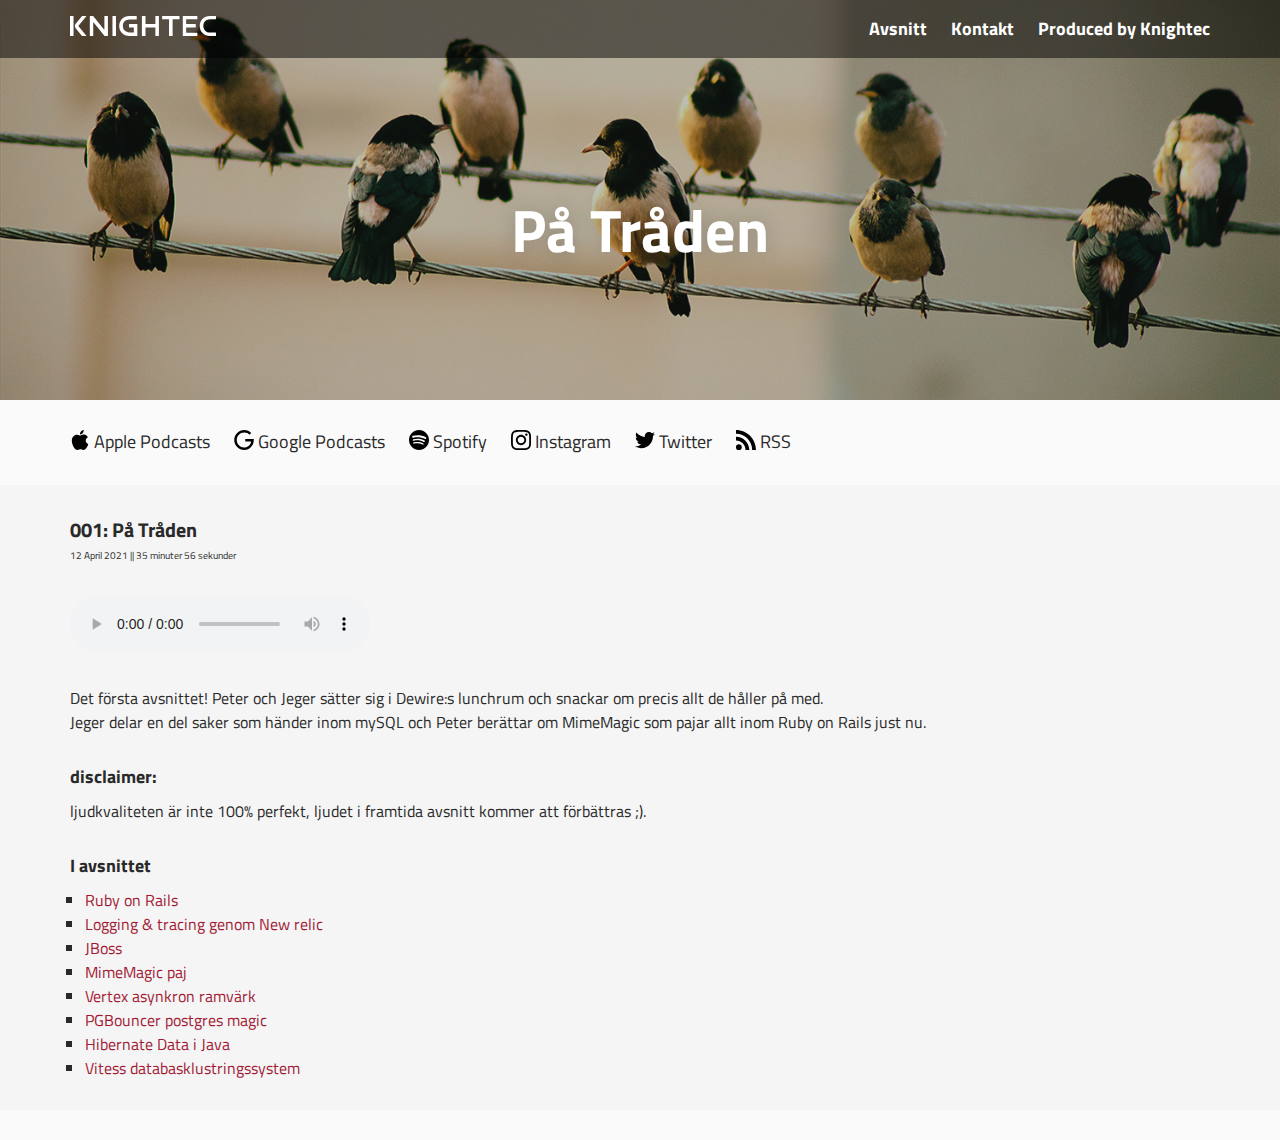
<file: podcast/2021/04/12/pa-traden.html>
<!DOCTYPE html>
<html lang="en">
<head>
  <meta charset="UTF-8">
  <title>På Tråden - 001: På Tråden</title>
  <link rel="stylesheet" href="/assets/css/main.css" />
  <link rel="stylesheet" href="https://cdn.plyr.io/3.6.4/plyr.css" />
  <meta name="viewport" content="width=device-width, initial-scale=1, maximum-scale=1">
  <link rel="apple-touch-icon" sizes="180x180" href="/assets/favicon/apple-touch-icon.png">
  <link rel="icon" type="image/png" sizes="32x32" href="/assets/favicon/favicon-32x32.png">
  <link rel="icon" type="image/png" sizes="16x16" href="/assets/favicon/favicon-16x16.png">
  <link rel="manifest" href="/assets/favicon/site.webmanifest">
  <link rel="mask-icon" href="/assets/favicon/safari-pinned-tab.svg" color="#d61818">
  <link rel="shortcut icon" href="/assets/favicon/favicon.ico">
  <meta name="msapplication-TileColor" content="#74ada6">
  <meta name="msapplication-config" content="/assets/favicon/browserconfig.xml">
  <meta name="theme-color" content="#ffffff">

  <!-- Facebook Og -->
  <meta content="website" property="og:type">
  <meta content="På Tråden - På Tråden" property="og:title">
  <meta content="Det första avsnittet!Peter och Jeger sätter sig i Dewire:s lunchrum och snackar om precis allt dehåller på med.Jeger delar en del saker som händer inom mySQL..." property="og:description">
  <meta content="https://patraden.knightec.se/assets/images/socialcard.jpg" property="og:image">
  <meta content="https://patraden.knightec.se/podcast/2021/04/12/pa-traden.html" property="og:url">
  <meta content="På Tråden" property="og:site_name">
  <!-- Twitter cards -->
  <meta content="summary_large_image" name="twitter:card">
  <meta content="@DewirePaTraden" name="twitter:site">
  <meta content="@DewirePaTraden" name="twitter:creator">
  <meta content="På Tråden - På Tråden" name="twitter:title">
  <meta content="Det första avsnittet!Peter och Jeger sätter sig i Dewire:s lunchrum och snackar om precis allt dehåller på med.Jeger delar en del saker som händer inom mySQL..." name="twitter:description">
  <meta content="https://patraden.knightec.se/assets/images/socialcard.jpg" name="twitter:image">
</head>
<body>
  <header>
    <div class="header-inner"></div>
    <div class="top-navigation">
      <div class="content-container">
        <div class="logo">
          <a href="/">
            <img src="/assets/images/logo.svg" alt="" height="20">
          </a>
        </div>

        <div class="navigation-links _posts/2021-04-12-pa-traden.markdown">
          <ul>
            <li><a href="/" class="home">Avsnitt</a></li>
            <li><a href="/kontakt" class="contact">Kontakt</a></li>
            <li><a href="https://knightec.se" target="_blank">Produced by Knightec</a></li>
          </ul>
        </div>
      </div>
    </div>
    <div class="header-title">
      <h1>
        På Tråden
      </h1>
    </div>
  </header>

  <section class="social-links">
    <div class="content-container">
      <ul>
        <li>
          <a href="https://podcasts.apple.com/us/podcast/på-tråden/id1564664099" title="På Tråden på Google" target="_blank">
            <span class="logo"><img src="/assets/images/social-icons/apple.svg" alt="" width="20"></span>
            <span class="title">Apple Podcasts</span>
          </a>
        </li>
        <li>
          <a href="https://podcasts.google.com/feed/aHR0cHM6Ly9wYXRyYWRlbi5rbmlnaHRlYy5zZS9mZWVkLnhtbA?sa=X&ved=0CAMQ9sEGahcKEwjgmsS8n5vwAhUAAAAAHQAAAAAQCQ" title="På Tråden på Apple Podcasts" target="_blank">
            <span class="logo"><img src="/assets/images/social-icons/google.svg" alt="" width="20"></span>
            <span class="title">Google Podcasts</span>
          </a>
        </li>
        <li>
          <a href="https://open.spotify.com/show/3A2fj6rPOLulqHuwGsgoWq" title="På Tråden på spotify" target="_blank">
            <span class="logo"><img src="/assets/images/social-icons/spotify.svg" alt="" width="20"></span>
            <span class="title">Spotify</span>
          </a>
        </li>
        <li>
          <a href="https://instagram.com/pa.traden" title="Instagram" target="_blank">
            <span class="logo"><img src="/assets/images/social-icons/instagram.svg" alt="" width="20"></span>
            <span class="title">Instagram</span>
          </a>
        </li>
        <li>
          <a href="https://twitter.com/DewirePaTraden" title="Twitter" target="_blank">
            <span class="logo"><img src="/assets/images/social-icons/twitter.svg" alt="" width="20"></span>
            <span class="title">Twitter</span>
          </a>
        </li>
        <li>
          <a href="/feed.xml" title="RSS feed" target="_blank">
            <span class="logo"><img src="/assets/images/social-icons/rss.svg" alt="" width="20"></span>
            <span class="title">RSS</span>
          </a>
        </li>
      </ul>
    </div>
  </section>

  <section class="main-content">
    <div class="post-page-container">
  <div class="content-container">
    <h1>001: På Tråden</h1>
    <div class="date">
      12 April 2021
      ||
      35 minuter 56 sekunder
    </div>

    <audio id="player" class="media-player" controls>
      <source src="https://d3escsfxfzn25u.cloudfront.net/001-pa-traden-start.mp3" type="audio/mp3" />
      <source src="https://d3escsfxfzn25u.cloudfront.net/001-pa-traden-start.ogg" type="audio/ogg" />
    </audio>
    <!-- Music player js -->
    <script src="https://cdn.plyr.io/3.6.4/plyr.polyfilled.js"></script>
    <script>
      const player = new Plyr('#player');
    </script>

    <div class="post-content">
      <p>Det första avsnittet!
Peter och Jeger sätter sig i Dewire:s lunchrum och snackar om precis allt de
håller på med.<br />
Jeger delar en del saker som händer inom mySQL och Peter
berättar om MimeMagic som pajar allt inom Ruby on Rails just nu.</p>

<!--more-->

<h2 id="disclaimer">disclaimer:</h2>

<p>ljudkvaliteten är inte 100% perfekt, ljudet i framtida avsnitt kommer att förbättras ;).</p>

<h2 id="i-avsnittet">I avsnittet</h2>

<ul>
  <li><a href="https://rubyonrails.org/" target="\_blank">Ruby on Rails</a></li>
  <li><a href="https://docs.newrelic.com/docs/integrations/kubernetes-integration/installation/kubernetes-integration-install-configure/" target="\_blank">Logging &amp; tracing genom New relic</a></li>
  <li><a href="https://www.jboss.org/" target="\_blank">JBoss</a></li>
  <li><a href="https://dev.to/cseeman/what-s-up-with-mimemagic-breaking-everything-he1" target="\_blank">MimeMagic paj</a></li>
  <li><a href="https://vertx.io" target="\_blank">Vertex asynkron ramvärk</a></li>
  <li><a href="https://www.pgbouncer.org/" target="\_blank">PGBouncer postgres magic</a></li>
  <li><a href="https://hibernate.org/" target="\_blank">Hibernate Data i Java</a></li>
  <li><a href="https://vitess.io/" target="\_blank">Vitess databasklustringssystem </a></li>
</ul>

    </div>
  </div>
</div>
  </section>

  <footer>
  </footer>
</body>
</html>
</file>
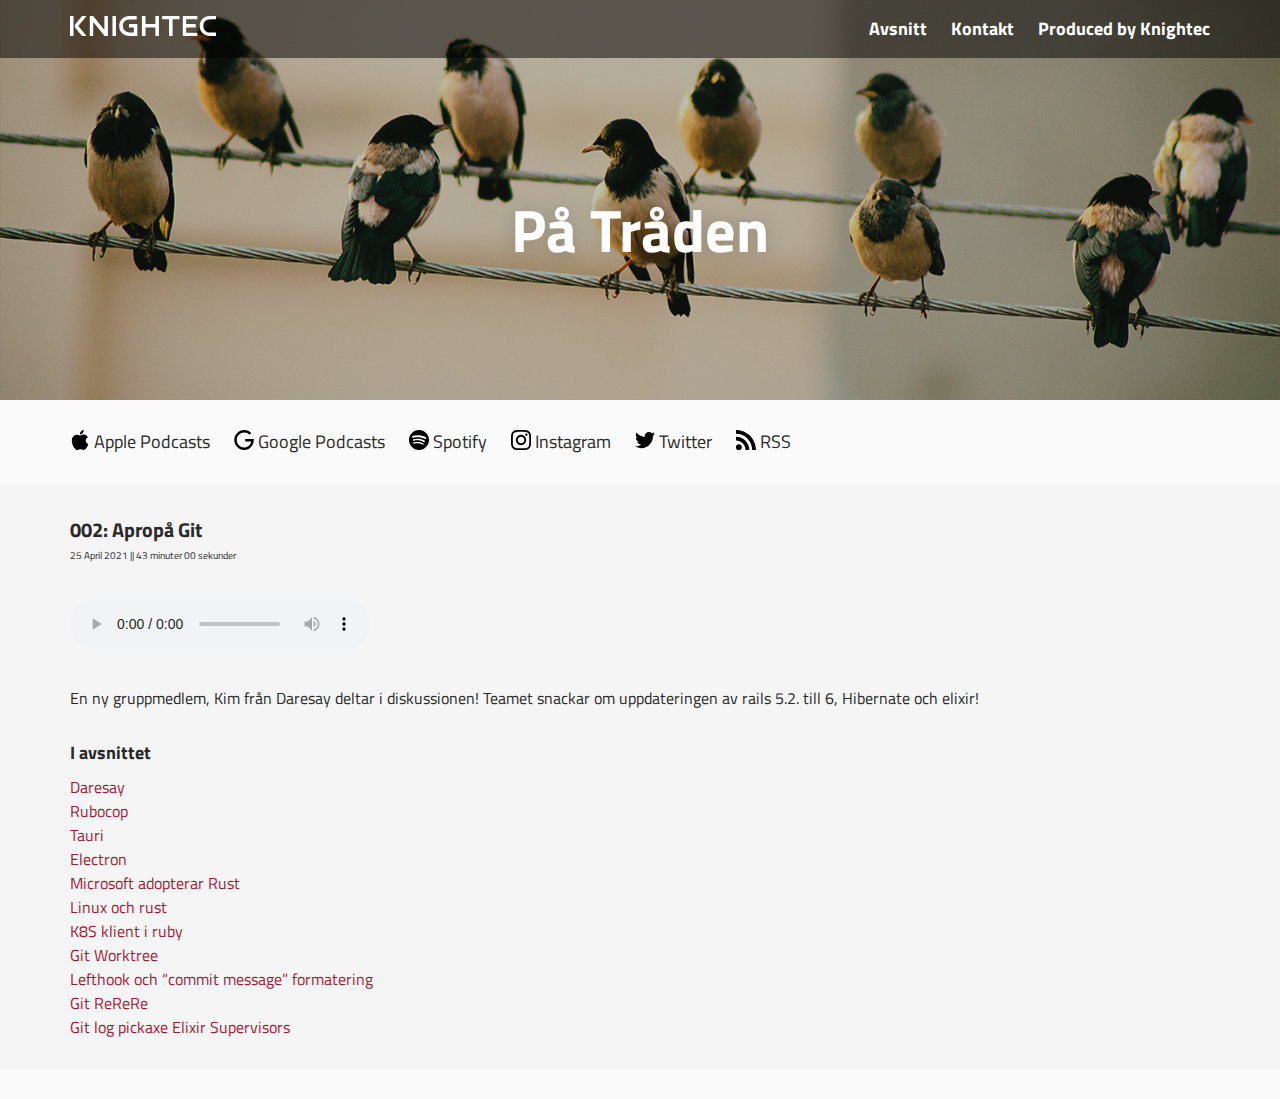
<file: podcast/2021/04/25/25-apropa-git.html>
<!DOCTYPE html>
<html lang="en">
<head>
  <meta charset="UTF-8">
  <title>På Tråden - 002: Apropå Git</title>
  <link rel="stylesheet" href="/assets/css/main.css" />
  <link rel="stylesheet" href="https://cdn.plyr.io/3.6.4/plyr.css" />
  <meta name="viewport" content="width=device-width, initial-scale=1, maximum-scale=1">
  <link rel="apple-touch-icon" sizes="180x180" href="/assets/favicon/apple-touch-icon.png">
  <link rel="icon" type="image/png" sizes="32x32" href="/assets/favicon/favicon-32x32.png">
  <link rel="icon" type="image/png" sizes="16x16" href="/assets/favicon/favicon-16x16.png">
  <link rel="manifest" href="/assets/favicon/site.webmanifest">
  <link rel="mask-icon" href="/assets/favicon/safari-pinned-tab.svg" color="#d61818">
  <link rel="shortcut icon" href="/assets/favicon/favicon.ico">
  <meta name="msapplication-TileColor" content="#74ada6">
  <meta name="msapplication-config" content="/assets/favicon/browserconfig.xml">
  <meta name="theme-color" content="#ffffff">

  <!-- Facebook Og -->
  <meta content="website" property="og:type">
  <meta content="På Tråden - Apropå Git" property="og:title">
  <meta content="En ny gruppmedlem, Kim från Daresay deltar i diskussionen!Teamet snackar om uppdateringen av rails 5.2. till 6, Hibernate och elixir!" property="og:description">
  <meta content="https://patraden.knightec.se/assets/images/socialcard.jpg" property="og:image">
  <meta content="https://patraden.knightec.se/podcast/2021/04/25/25-apropa-git.html" property="og:url">
  <meta content="På Tråden" property="og:site_name">
  <!-- Twitter cards -->
  <meta content="summary_large_image" name="twitter:card">
  <meta content="@DewirePaTraden" name="twitter:site">
  <meta content="@DewirePaTraden" name="twitter:creator">
  <meta content="På Tråden - Apropå Git" name="twitter:title">
  <meta content="En ny gruppmedlem, Kim från Daresay deltar i diskussionen!Teamet snackar om uppdateringen av rails 5.2. till 6, Hibernate och elixir!" name="twitter:description">
  <meta content="https://patraden.knightec.se/assets/images/socialcard.jpg" name="twitter:image">
</head>
<body>
  <header>
    <div class="header-inner"></div>
    <div class="top-navigation">
      <div class="content-container">
        <div class="logo">
          <a href="/">
            <img src="/assets/images/logo.svg" alt="" height="20">
          </a>
        </div>

        <div class="navigation-links _posts/2021-04-08-25-apropa-git.markdown">
          <ul>
            <li><a href="/" class="home">Avsnitt</a></li>
            <li><a href="/kontakt" class="contact">Kontakt</a></li>
            <li><a href="https://knightec.se" target="_blank">Produced by Knightec</a></li>
          </ul>
        </div>
      </div>
    </div>
    <div class="header-title">
      <h1>
        På Tråden
      </h1>
    </div>
  </header>

  <section class="social-links">
    <div class="content-container">
      <ul>
        <li>
          <a href="https://podcasts.apple.com/us/podcast/på-tråden/id1564664099" title="På Tråden på Google" target="_blank">
            <span class="logo"><img src="/assets/images/social-icons/apple.svg" alt="" width="20"></span>
            <span class="title">Apple Podcasts</span>
          </a>
        </li>
        <li>
          <a href="https://podcasts.google.com/feed/aHR0cHM6Ly9wYXRyYWRlbi5rbmlnaHRlYy5zZS9mZWVkLnhtbA?sa=X&ved=0CAMQ9sEGahcKEwjgmsS8n5vwAhUAAAAAHQAAAAAQCQ" title="På Tråden på Apple Podcasts" target="_blank">
            <span class="logo"><img src="/assets/images/social-icons/google.svg" alt="" width="20"></span>
            <span class="title">Google Podcasts</span>
          </a>
        </li>
        <li>
          <a href="https://open.spotify.com/show/3A2fj6rPOLulqHuwGsgoWq" title="På Tråden på spotify" target="_blank">
            <span class="logo"><img src="/assets/images/social-icons/spotify.svg" alt="" width="20"></span>
            <span class="title">Spotify</span>
          </a>
        </li>
        <li>
          <a href="https://instagram.com/pa.traden" title="Instagram" target="_blank">
            <span class="logo"><img src="/assets/images/social-icons/instagram.svg" alt="" width="20"></span>
            <span class="title">Instagram</span>
          </a>
        </li>
        <li>
          <a href="https://twitter.com/DewirePaTraden" title="Twitter" target="_blank">
            <span class="logo"><img src="/assets/images/social-icons/twitter.svg" alt="" width="20"></span>
            <span class="title">Twitter</span>
          </a>
        </li>
        <li>
          <a href="/feed.xml" title="RSS feed" target="_blank">
            <span class="logo"><img src="/assets/images/social-icons/rss.svg" alt="" width="20"></span>
            <span class="title">RSS</span>
          </a>
        </li>
      </ul>
    </div>
  </section>

  <section class="main-content">
    <div class="post-page-container">
  <div class="content-container">
    <h1>002: Apropå Git</h1>
    <div class="date">
      25 April 2021
      ||
      43 minuter 00 sekunder
    </div>

    <audio id="player" class="media-player" controls>
      <source src="https://d3escsfxfzn25u.cloudfront.net/002-apropa-git.mp3" type="audio/mp3" />
      <source src="https://d3escsfxfzn25u.cloudfront.net/002-apropa-git.ogg" type="audio/ogg" />
    </audio>
    <!-- Music player js -->
    <script src="https://cdn.plyr.io/3.6.4/plyr.polyfilled.js"></script>
    <script>
      const player = new Plyr('#player');
    </script>

    <div class="post-content">
      <p>En ny gruppmedlem, Kim från Daresay deltar i diskussionen!
Teamet snackar om uppdateringen av rails 5.2. till 6, Hibernate och elixir!</p>

<!--more-->

<h2 id="i-avsnittet">I avsnittet</h2>

<p><a href="https://daresay.co/" target="\_blank">Daresay</a><br />
<a href="https://github.com/rubocop/rubocop" target="\_blank">Rubocop</a><br />
<a href="https://tauri.studio/en/" target="\_blank">Tauri</a><br />
<a href="https://www.electronjs.org/" target="\_blank">Electron</a><br />
<a href="https://medium.com/the-innovation/how-microsoft-is-adopting-rust-e0f8816566ba" target="\_blank">Microsoft adopterar Rust</a><br />
<a href="https://arstechnica.com/gadgets/2021/03/linus-torvalds-weighs-in-on-rust-language-in-the-linux-kernel/" target="\_blank">Linux och rust</a><br />
<a href="https://github.com/kontena/k8s-client" target="\_blank">K8S klient i ruby</a><br />
<a href="https://git-scm.com/docs/git-worktree" target="\_blank">Git Worktree</a><br />
<a href="https://github.com/evilmartians/lefthook/blob/master/docs/full_guide.md#managing-scripts" target="\_blank">Lefthook och “commit message” formatering</a><br />
<a href="https://git-scm.com/docs/git-rerere" target="\_blank">Git ReReRe</a><br />
<a href="https://git-scm.com/book/en/v2/Git-Tools-Searching#_git_log_searching" target="\_blank">Git log pickaxe</a>
<a href="https://hexdocs.pm/elixir/Supervisor.html" target="\_blank">Elixir Supervisors</a></p>

    </div>
  </div>
</div>
  </section>

  <footer>
  </footer>
</body>
</html>
</file>
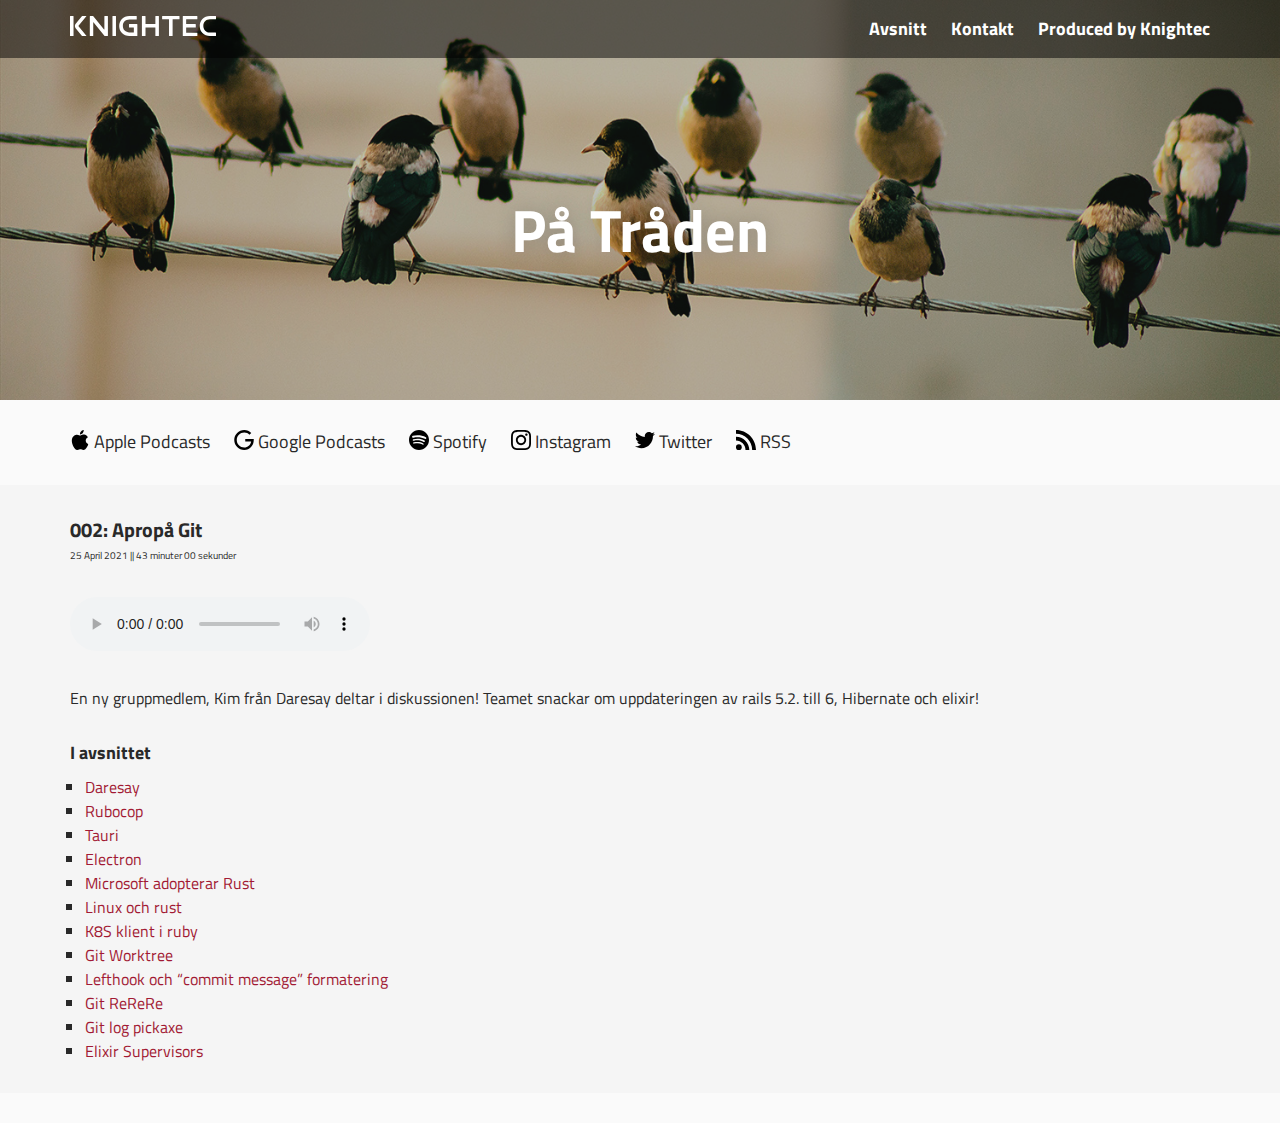
<file: podcast/2021/04/25/apropa-git.html>
<!DOCTYPE html>
<html lang="en">
<head>
  <meta charset="UTF-8">
  <title>På Tråden - 002: Apropå Git</title>
  <link rel="stylesheet" href="/assets/css/main.css" />
  <link rel="stylesheet" href="https://cdn.plyr.io/3.6.4/plyr.css" />
  <meta name="viewport" content="width=device-width, initial-scale=1, maximum-scale=1">
  <link rel="apple-touch-icon" sizes="180x180" href="/assets/favicon/apple-touch-icon.png">
  <link rel="icon" type="image/png" sizes="32x32" href="/assets/favicon/favicon-32x32.png">
  <link rel="icon" type="image/png" sizes="16x16" href="/assets/favicon/favicon-16x16.png">
  <link rel="manifest" href="/assets/favicon/site.webmanifest">
  <link rel="mask-icon" href="/assets/favicon/safari-pinned-tab.svg" color="#d61818">
  <link rel="shortcut icon" href="/assets/favicon/favicon.ico">
  <meta name="msapplication-TileColor" content="#74ada6">
  <meta name="msapplication-config" content="/assets/favicon/browserconfig.xml">
  <meta name="theme-color" content="#ffffff">

  <!-- Facebook Og -->
  <meta content="website" property="og:type">
  <meta content="På Tråden - Apropå Git" property="og:title">
  <meta content="En ny gruppmedlem, Kim från Daresay deltar i diskussionen! Teamet snackar om uppdateringen av rails 5.2. till 6, Hibernate och elixir!" property="og:description">
  <meta content="https://patraden.knightec.se/assets/images/socialcard.jpg" property="og:image">
  <meta content="https://patraden.knightec.se/podcast/2021/04/25/apropa-git.html" property="og:url">
  <meta content="På Tråden" property="og:site_name">
  <!-- Twitter cards -->
  <meta content="summary_large_image" name="twitter:card">
  <meta content="@DewirePaTraden" name="twitter:site">
  <meta content="@DewirePaTraden" name="twitter:creator">
  <meta content="På Tråden - Apropå Git" name="twitter:title">
  <meta content="En ny gruppmedlem, Kim från Daresay deltar i diskussionen! Teamet snackar om uppdateringen av rails 5.2. till 6, Hibernate och elixir!" name="twitter:description">
  <meta content="https://patraden.knightec.se/assets/images/socialcard.jpg" name="twitter:image">
</head>
<body>
  <header>
    <div class="header-inner"></div>
    <div class="top-navigation">
      <div class="content-container">
        <div class="logo">
          <a href="/">
            <img src="/assets/images/logo.svg" alt="" height="20">
          </a>
        </div>

        <div class="navigation-links _posts/2021-04-25-apropa-git.markdown">
          <ul>
            <li><a href="/" class="home">Avsnitt</a></li>
            <li><a href="/kontakt" class="contact">Kontakt</a></li>
            <li><a href="https://knightec.se" target="_blank">Produced by Knightec</a></li>
          </ul>
        </div>
      </div>
    </div>
    <div class="header-title">
      <h1>
        På Tråden
      </h1>
    </div>
  </header>

  <section class="social-links">
    <div class="content-container">
      <ul>
        <li>
          <a href="https://podcasts.apple.com/us/podcast/på-tråden/id1564664099" title="På Tråden på Google" target="_blank">
            <span class="logo"><img src="/assets/images/social-icons/apple.svg" alt="" width="20"></span>
            <span class="title">Apple Podcasts</span>
          </a>
        </li>
        <li>
          <a href="https://podcasts.google.com/feed/aHR0cHM6Ly9wYXRyYWRlbi5rbmlnaHRlYy5zZS9mZWVkLnhtbA?sa=X&ved=0CAMQ9sEGahcKEwjgmsS8n5vwAhUAAAAAHQAAAAAQCQ" title="På Tråden på Apple Podcasts" target="_blank">
            <span class="logo"><img src="/assets/images/social-icons/google.svg" alt="" width="20"></span>
            <span class="title">Google Podcasts</span>
          </a>
        </li>
        <li>
          <a href="https://open.spotify.com/show/3A2fj6rPOLulqHuwGsgoWq" title="På Tråden på spotify" target="_blank">
            <span class="logo"><img src="/assets/images/social-icons/spotify.svg" alt="" width="20"></span>
            <span class="title">Spotify</span>
          </a>
        </li>
        <li>
          <a href="https://instagram.com/pa.traden" title="Instagram" target="_blank">
            <span class="logo"><img src="/assets/images/social-icons/instagram.svg" alt="" width="20"></span>
            <span class="title">Instagram</span>
          </a>
        </li>
        <li>
          <a href="https://twitter.com/DewirePaTraden" title="Twitter" target="_blank">
            <span class="logo"><img src="/assets/images/social-icons/twitter.svg" alt="" width="20"></span>
            <span class="title">Twitter</span>
          </a>
        </li>
        <li>
          <a href="/feed.xml" title="RSS feed" target="_blank">
            <span class="logo"><img src="/assets/images/social-icons/rss.svg" alt="" width="20"></span>
            <span class="title">RSS</span>
          </a>
        </li>
      </ul>
    </div>
  </section>

  <section class="main-content">
    <div class="post-page-container">
  <div class="content-container">
    <h1>002: Apropå Git</h1>
    <div class="date">
      25 April 2021
      ||
      43 minuter 00 sekunder
    </div>

    <audio id="player" class="media-player" controls>
      <source src="https://d3escsfxfzn25u.cloudfront.net/002-apropa-git.mp3" type="audio/mp3" />
      <source src="https://d3escsfxfzn25u.cloudfront.net/002-apropa-git.ogg" type="audio/ogg" />
    </audio>
    <!-- Music player js -->
    <script src="https://cdn.plyr.io/3.6.4/plyr.polyfilled.js"></script>
    <script>
      const player = new Plyr('#player');
    </script>

    <div class="post-content">
      <p>En ny gruppmedlem, Kim från Daresay deltar i diskussionen! Teamet snackar om uppdateringen av rails 5.2. till 6, Hibernate och elixir!</p>

<!--more-->

<h2 id="i-avsnittet">I avsnittet</h2>

<ul>
  <li><a href="https://daresay.co/" target="\_blank">Daresay</a></li>
  <li><a href="https://github.com/rubocop/rubocop" target="\_blank">Rubocop</a></li>
  <li><a href="https://tauri.studio/en/" target="\_blank">Tauri</a></li>
  <li><a href="https://www.electronjs.org/" target="\_blank">Electron</a></li>
  <li><a href="https://medium.com/the-innovation/how-microsoft-is-adopting-rust-e0f8816566ba" target="\_blank">Microsoft adopterar Rust</a></li>
  <li><a href="https://arstechnica.com/gadgets/2021/03/linus-torvalds-weighs-in-on-rust-language-in-the-linux-kernel/" target="\_blank">Linux och rust</a></li>
  <li><a href="https://github.com/kontena/k8s-client" target="\_blank">K8S klient i ruby</a></li>
  <li><a href="https://git-scm.com/docs/git-worktree" target="\_blank">Git Worktree</a></li>
  <li><a href="https://github.com/evilmartians/lefthook/blob/master/docs/full_guide.md#managing-scripts" target="\_blank">Lefthook och “commit message” formatering</a></li>
  <li><a href="https://git-scm.com/docs/git-rerere" target="\_blank">Git ReReRe</a></li>
  <li><a href="https://git-scm.com/book/en/v2/Git-Tools-Searching#_git_log_searching" target="\_blank">Git log pickaxe</a></li>
  <li><a href="https://hexdocs.pm/elixir/Supervisor.html" target="\_blank">Elixir Supervisors</a></li>
</ul>

    </div>
  </div>
</div>
  </section>

  <footer>
  </footer>
</body>
</html>
</file>
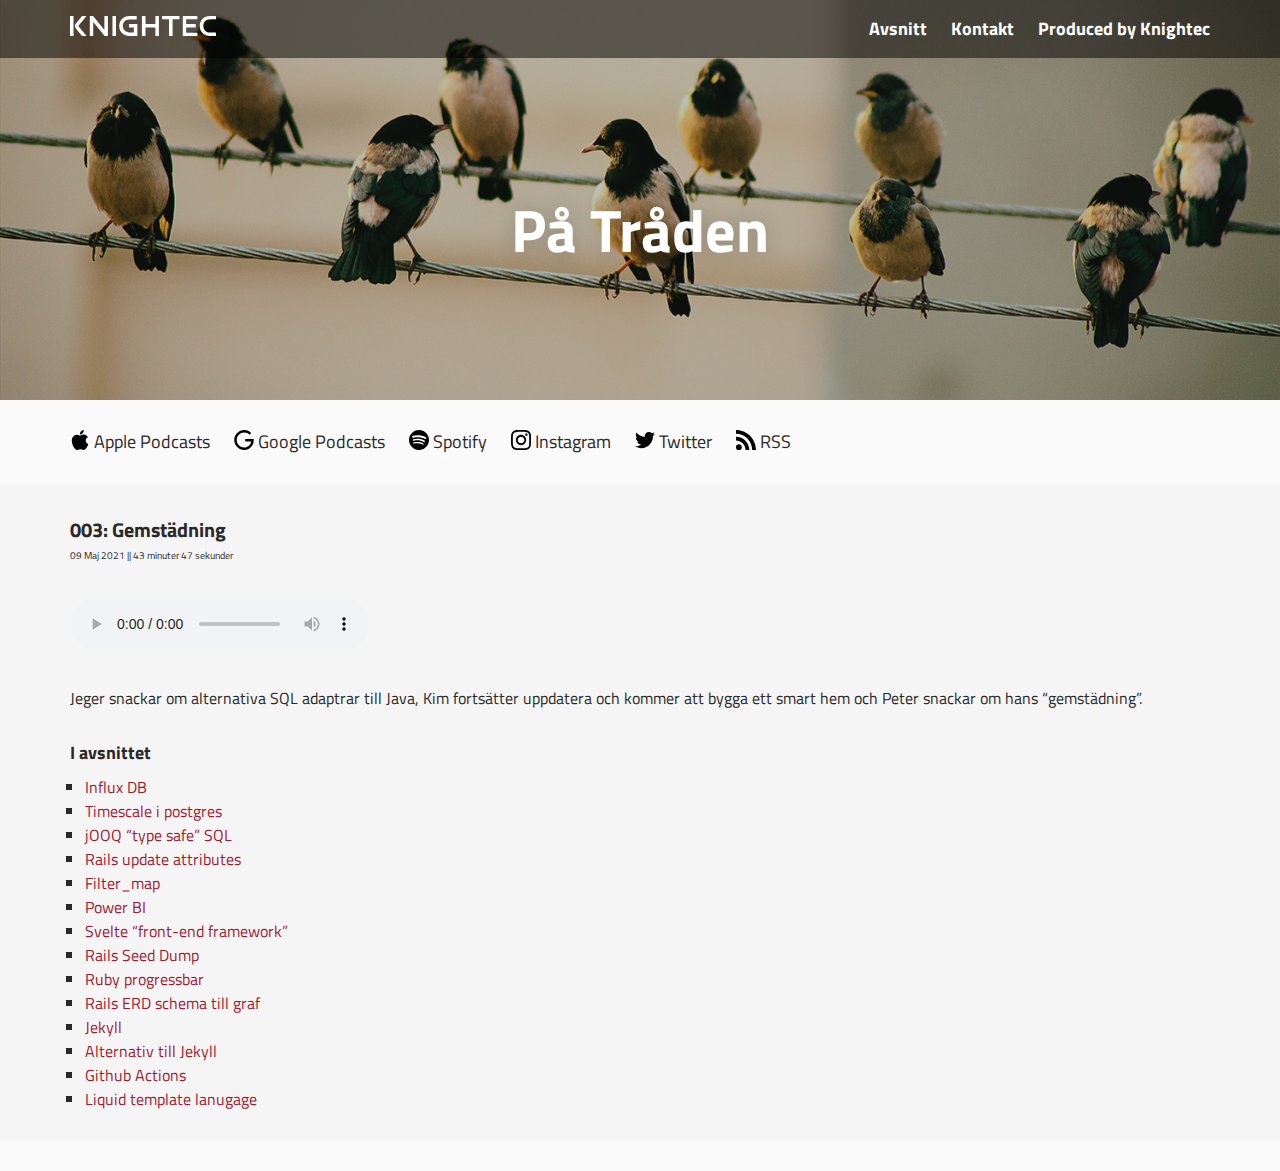
<file: podcast/2021/05/09/gemstadning.html>
<!DOCTYPE html>
<html lang="en">
<head>
  <meta charset="UTF-8">
  <title>På Tråden - 003: Gemstädning</title>
  <link rel="stylesheet" href="/assets/css/main.css" />
  <link rel="stylesheet" href="https://cdn.plyr.io/3.6.4/plyr.css" />
  <meta name="viewport" content="width=device-width, initial-scale=1, maximum-scale=1">
  <link rel="apple-touch-icon" sizes="180x180" href="/assets/favicon/apple-touch-icon.png">
  <link rel="icon" type="image/png" sizes="32x32" href="/assets/favicon/favicon-32x32.png">
  <link rel="icon" type="image/png" sizes="16x16" href="/assets/favicon/favicon-16x16.png">
  <link rel="manifest" href="/assets/favicon/site.webmanifest">
  <link rel="mask-icon" href="/assets/favicon/safari-pinned-tab.svg" color="#d61818">
  <link rel="shortcut icon" href="/assets/favicon/favicon.ico">
  <meta name="msapplication-TileColor" content="#74ada6">
  <meta name="msapplication-config" content="/assets/favicon/browserconfig.xml">
  <meta name="theme-color" content="#ffffff">

  <!-- Facebook Og -->
  <meta content="website" property="og:type">
  <meta content="På Tråden - Gemstädning" property="og:title">
  <meta content="Jeger snackar om alternativa SQL adaptrar till Java, Kim fortsätter uppdatera och kommer att bygga ett smart hem och Peter snackar om hans “gemstädning”." property="og:description">
  <meta content="https://patraden.knightec.se/assets/images/socialcard.jpg" property="og:image">
  <meta content="https://patraden.knightec.se/podcast/2021/05/09/gemstadning.html" property="og:url">
  <meta content="På Tråden" property="og:site_name">
  <!-- Twitter cards -->
  <meta content="summary_large_image" name="twitter:card">
  <meta content="@DewirePaTraden" name="twitter:site">
  <meta content="@DewirePaTraden" name="twitter:creator">
  <meta content="På Tråden - Gemstädning" name="twitter:title">
  <meta content="Jeger snackar om alternativa SQL adaptrar till Java, Kim fortsätter uppdatera och kommer att bygga ett smart hem och Peter snackar om hans “gemstädning”." name="twitter:description">
  <meta content="https://patraden.knightec.se/assets/images/socialcard.jpg" name="twitter:image">
</head>
<body>
  <header>
    <div class="header-inner"></div>
    <div class="top-navigation">
      <div class="content-container">
        <div class="logo">
          <a href="/">
            <img src="/assets/images/logo.svg" alt="" height="20">
          </a>
        </div>

        <div class="navigation-links _posts/2021-05-09-gemstadning.markdown">
          <ul>
            <li><a href="/" class="home">Avsnitt</a></li>
            <li><a href="/kontakt" class="contact">Kontakt</a></li>
            <li><a href="https://knightec.se" target="_blank">Produced by Knightec</a></li>
          </ul>
        </div>
      </div>
    </div>
    <div class="header-title">
      <h1>
        På Tråden
      </h1>
    </div>
  </header>

  <section class="social-links">
    <div class="content-container">
      <ul>
        <li>
          <a href="https://podcasts.apple.com/us/podcast/på-tråden/id1564664099" title="På Tråden på Google" target="_blank">
            <span class="logo"><img src="/assets/images/social-icons/apple.svg" alt="" width="20"></span>
            <span class="title">Apple Podcasts</span>
          </a>
        </li>
        <li>
          <a href="https://podcasts.google.com/feed/aHR0cHM6Ly9wYXRyYWRlbi5rbmlnaHRlYy5zZS9mZWVkLnhtbA?sa=X&ved=0CAMQ9sEGahcKEwjgmsS8n5vwAhUAAAAAHQAAAAAQCQ" title="På Tråden på Apple Podcasts" target="_blank">
            <span class="logo"><img src="/assets/images/social-icons/google.svg" alt="" width="20"></span>
            <span class="title">Google Podcasts</span>
          </a>
        </li>
        <li>
          <a href="https://open.spotify.com/show/3A2fj6rPOLulqHuwGsgoWq" title="På Tråden på spotify" target="_blank">
            <span class="logo"><img src="/assets/images/social-icons/spotify.svg" alt="" width="20"></span>
            <span class="title">Spotify</span>
          </a>
        </li>
        <li>
          <a href="https://instagram.com/pa.traden" title="Instagram" target="_blank">
            <span class="logo"><img src="/assets/images/social-icons/instagram.svg" alt="" width="20"></span>
            <span class="title">Instagram</span>
          </a>
        </li>
        <li>
          <a href="https://twitter.com/DewirePaTraden" title="Twitter" target="_blank">
            <span class="logo"><img src="/assets/images/social-icons/twitter.svg" alt="" width="20"></span>
            <span class="title">Twitter</span>
          </a>
        </li>
        <li>
          <a href="/feed.xml" title="RSS feed" target="_blank">
            <span class="logo"><img src="/assets/images/social-icons/rss.svg" alt="" width="20"></span>
            <span class="title">RSS</span>
          </a>
        </li>
      </ul>
    </div>
  </section>

  <section class="main-content">
    <div class="post-page-container">
  <div class="content-container">
    <h1>003: Gemstädning</h1>
    <div class="date">
      09 Maj 2021
      ||
      43 minuter 47 sekunder
    </div>

    <audio id="player" class="media-player" controls>
      <source src="https://d3escsfxfzn25u.cloudfront.net/003-gemstadning.mp3" type="audio/mp3" />
      <source src="https://d3escsfxfzn25u.cloudfront.net/003-gemstadning.ogg" type="audio/ogg" />
    </audio>
    <!-- Music player js -->
    <script src="https://cdn.plyr.io/3.6.4/plyr.polyfilled.js"></script>
    <script>
      const player = new Plyr('#player');
    </script>

    <div class="post-content">
      <p>Jeger snackar om alternativa SQL adaptrar till Java, Kim fortsätter uppdatera och kommer att bygga ett smart hem och Peter snackar om hans “gemstädning”.</p>

<!--more-->

<h2 id="i-avsnittet">I avsnittet</h2>

<ul>
  <li><a href="https://www.influxdata.com" target="\_blank">Influx DB</a></li>
  <li><a href="https://www.timescale.com" target="\_blank">Timescale i postgres</a></li>
  <li><a href="https://www.jooq.org/" target="\_blank">jOOQ “type safe” SQL</a></li>
  <li><a href="https://apidock.com/rails/ActiveRecord/Base/update_attributes" target="\_blank">Rails update attributes</a></li>
  <li><a href="https://blog.saeloun.com/2019/05/25/ruby-2-7-enumerable-filter-map.html" target="\_blank">Filter_map</a></li>
  <li><a href="https://powerbi.microsoft.com/en-us/" target="\_blank">Power BI</a></li>
  <li><a href="https://svelte.dev" target="\_blank">Svelte “front-end framework”</a></li>
  <li><a href="https://github.com/rroblak/seed_dump" target="\_blank">Rails Seed Dump</a></li>
  <li><a href="https://github.com/jfelchner/ruby-progressbar" target="\_blank">Ruby progressbar</a></li>
  <li><a href="https://github.com/voormedia/rails-erd" target="\_blank">Rails ERD schema till graf</a></li>
  <li><a href="https://jekyllrb.com" target="\_blank">Jekyll</a></li>
  <li><a href="https://www.sitepoint.com/6-static-blog-generators-arent-jekyll/" target="\_blank">Alternativ till Jekyll</a></li>
  <li><a href="https://github.com/features/actions" target="\_blank">Github Actions</a></li>
  <li><a href="https://shopify.github.io/liquid" target="\_blank">Liquid template lanugage</a></li>
</ul>

    </div>
  </div>
</div>
  </section>

  <footer>
  </footer>
</body>
</html>
</file>
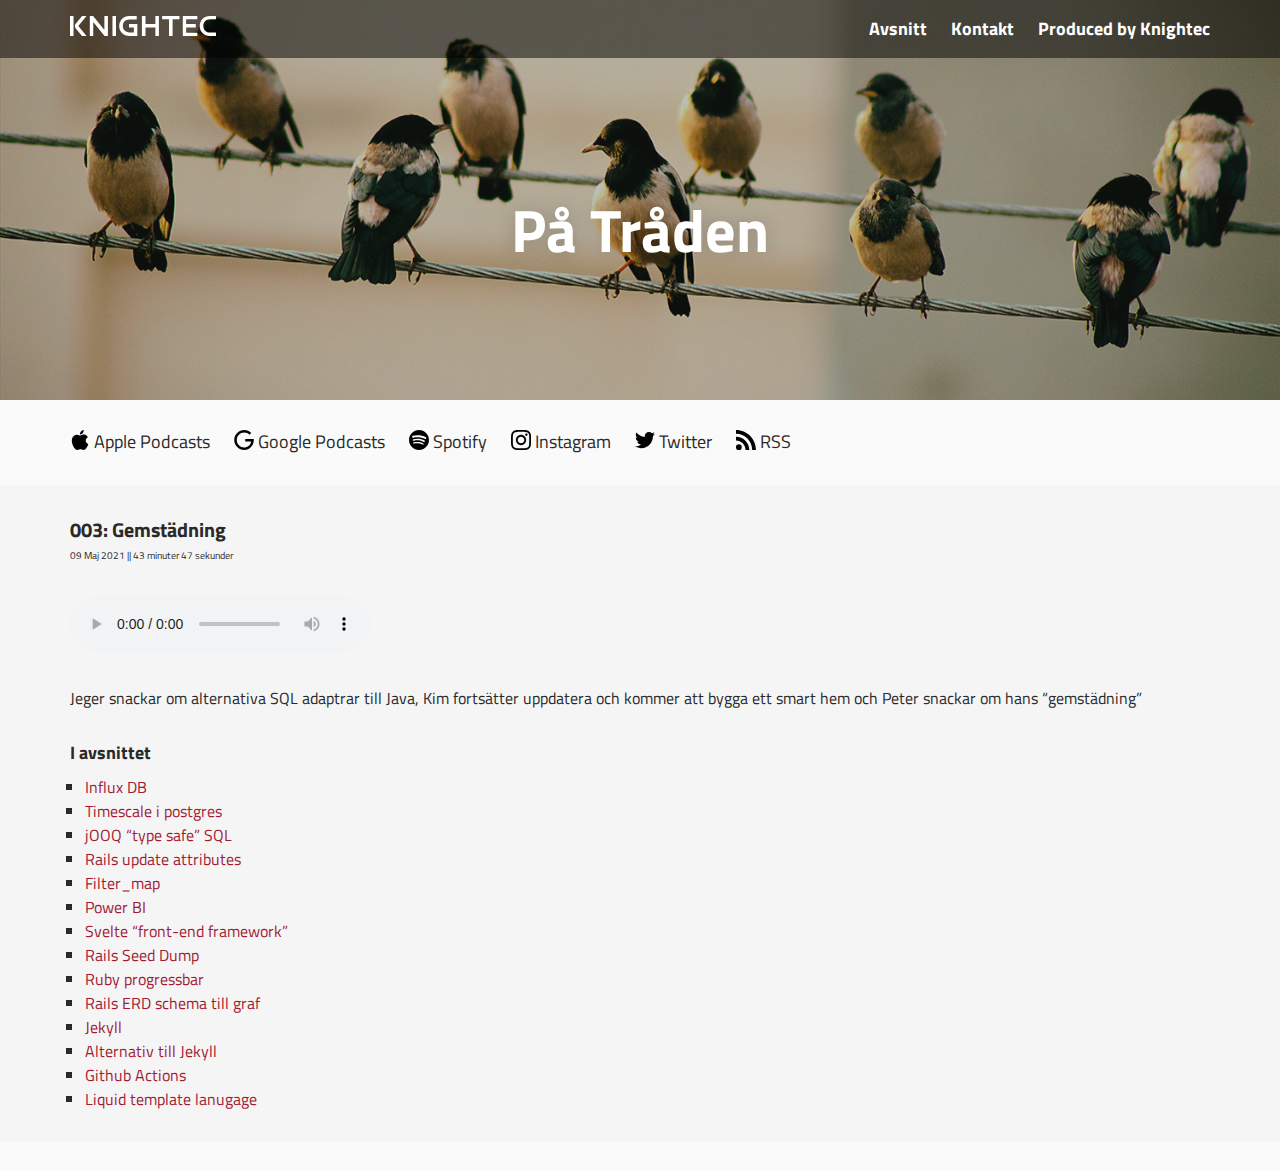
<file: podcast/2021/05/09/gemstädning.html>
<!DOCTYPE html>
<html lang="en">
<head>
  <meta charset="UTF-8">
  <title>På Tråden - 003: Gemstädning</title>
  <link rel="stylesheet" href="/assets/css/main.css" />
  <link rel="stylesheet" href="https://cdn.plyr.io/3.6.4/plyr.css" />
  <meta name="viewport" content="width=device-width, initial-scale=1, maximum-scale=1">
  <link rel="apple-touch-icon" sizes="180x180" href="/assets/favicon/apple-touch-icon.png">
  <link rel="icon" type="image/png" sizes="32x32" href="/assets/favicon/favicon-32x32.png">
  <link rel="icon" type="image/png" sizes="16x16" href="/assets/favicon/favicon-16x16.png">
  <link rel="manifest" href="/assets/favicon/site.webmanifest">
  <link rel="mask-icon" href="/assets/favicon/safari-pinned-tab.svg" color="#d61818">
  <link rel="shortcut icon" href="/assets/favicon/favicon.ico">
  <meta name="msapplication-TileColor" content="#74ada6">
  <meta name="msapplication-config" content="/assets/favicon/browserconfig.xml">
  <meta name="theme-color" content="#ffffff">

  <!-- Facebook Og -->
  <meta content="website" property="og:type">
  <meta content="På Tråden - Gemstädning" property="og:title">
  <meta content="Jeger snackar om alternativa SQL adaptrar till Java, Kim fortsätter uppdateraoch kommer att bygga ett smart hem och Peter snackar om hans “gemstädning”" property="og:description">
  <meta content="https://patraden.knightec.se/assets/images/socialcard.jpg" property="og:image">
  <meta content="https://patraden.knightec.se/podcast/2021/05/09/gemst%C3%A4dning.html" property="og:url">
  <meta content="På Tråden" property="og:site_name">
  <!-- Twitter cards -->
  <meta content="summary_large_image" name="twitter:card">
  <meta content="@DewirePaTraden" name="twitter:site">
  <meta content="@DewirePaTraden" name="twitter:creator">
  <meta content="På Tråden - Gemstädning" name="twitter:title">
  <meta content="Jeger snackar om alternativa SQL adaptrar till Java, Kim fortsätter uppdateraoch kommer att bygga ett smart hem och Peter snackar om hans “gemstädning”" name="twitter:description">
  <meta content="https://patraden.knightec.se/assets/images/socialcard.jpg" name="twitter:image">
</head>
<body>
  <header>
    <div class="header-inner"></div>
    <div class="top-navigation">
      <div class="content-container">
        <div class="logo">
          <a href="/">
            <img src="/assets/images/logo.svg" alt="" height="20">
          </a>
        </div>

        <div class="navigation-links _posts/2021-05-09-gemstädning.markdown">
          <ul>
            <li><a href="/" class="home">Avsnitt</a></li>
            <li><a href="/kontakt" class="contact">Kontakt</a></li>
            <li><a href="https://knightec.se" target="_blank">Produced by Knightec</a></li>
          </ul>
        </div>
      </div>
    </div>
    <div class="header-title">
      <h1>
        På Tråden
      </h1>
    </div>
  </header>

  <section class="social-links">
    <div class="content-container">
      <ul>
        <li>
          <a href="https://podcasts.apple.com/us/podcast/på-tråden/id1564664099" title="På Tråden på Google" target="_blank">
            <span class="logo"><img src="/assets/images/social-icons/apple.svg" alt="" width="20"></span>
            <span class="title">Apple Podcasts</span>
          </a>
        </li>
        <li>
          <a href="https://podcasts.google.com/feed/aHR0cHM6Ly9wYXRyYWRlbi5rbmlnaHRlYy5zZS9mZWVkLnhtbA?sa=X&ved=0CAMQ9sEGahcKEwjgmsS8n5vwAhUAAAAAHQAAAAAQCQ" title="På Tråden på Apple Podcasts" target="_blank">
            <span class="logo"><img src="/assets/images/social-icons/google.svg" alt="" width="20"></span>
            <span class="title">Google Podcasts</span>
          </a>
        </li>
        <li>
          <a href="https://open.spotify.com/show/3A2fj6rPOLulqHuwGsgoWq" title="På Tråden på spotify" target="_blank">
            <span class="logo"><img src="/assets/images/social-icons/spotify.svg" alt="" width="20"></span>
            <span class="title">Spotify</span>
          </a>
        </li>
        <li>
          <a href="https://instagram.com/pa.traden" title="Instagram" target="_blank">
            <span class="logo"><img src="/assets/images/social-icons/instagram.svg" alt="" width="20"></span>
            <span class="title">Instagram</span>
          </a>
        </li>
        <li>
          <a href="https://twitter.com/DewirePaTraden" title="Twitter" target="_blank">
            <span class="logo"><img src="/assets/images/social-icons/twitter.svg" alt="" width="20"></span>
            <span class="title">Twitter</span>
          </a>
        </li>
        <li>
          <a href="/feed.xml" title="RSS feed" target="_blank">
            <span class="logo"><img src="/assets/images/social-icons/rss.svg" alt="" width="20"></span>
            <span class="title">RSS</span>
          </a>
        </li>
      </ul>
    </div>
  </section>

  <section class="main-content">
    <div class="post-page-container">
  <div class="content-container">
    <h1>003: Gemstädning</h1>
    <div class="date">
      09 Maj 2021
      ||
      43 minuter 47 sekunder
    </div>

    <audio id="player" class="media-player" controls>
      <source src="https://d3escsfxfzn25u.cloudfront.net/003-gemstadning.mp3" type="audio/mp3" />
      <source src="https://d3escsfxfzn25u.cloudfront.net/003-gemstadning.ogg" type="audio/ogg" />
    </audio>
    <!-- Music player js -->
    <script src="https://cdn.plyr.io/3.6.4/plyr.polyfilled.js"></script>
    <script>
      const player = new Plyr('#player');
    </script>

    <div class="post-content">
      <p>Jeger snackar om alternativa SQL adaptrar till Java, Kim fortsätter uppdatera
och kommer att bygga ett smart hem och Peter snackar om hans “gemstädning”</p>

<!--more-->

<h2 id="i-avsnittet">I avsnittet</h2>

<ul>
  <li><a href="https://www.influxdata.com" target="\_blank">Influx DB</a></li>
  <li><a href="https://www.timescale.com" target="\_blank">Timescale i postgres</a></li>
  <li><a href="https://www.jooq.org/" target="\_blank">jOOQ “type safe” SQL</a></li>
  <li><a href="https://apidock.com/rails/ActiveRecord/Base/update_attributes" target="\_blank">Rails update attributes</a></li>
  <li><a href="https://blog.saeloun.com/2019/05/25/ruby-2-7-enumerable-filter-map.html" target="\_blank">Filter_map</a></li>
  <li><a href="https://powerbi.microsoft.com/en-us/" target="\_blank">Power BI</a></li>
  <li><a href="https://svelte.dev" target="\_blank">Svelte “front-end framework”</a></li>
  <li><a href="https://github.com/rroblak/seed_dump" target="\_blank">Rails Seed Dump</a></li>
  <li><a href="https://github.com/jfelchner/ruby-progressbar" target="\_blank">Ruby progressbar</a></li>
  <li><a href="https://github.com/voormedia/rails-erd" target="\_blank">Rails ERD schema till graf</a></li>
  <li><a href="https://jekyllrb.com" target="\_blank">Jekyll</a></li>
  <li><a href="https://www.sitepoint.com/6-static-blog-generators-arent-jekyll/" target="\_blank">Alternativ till Jekyll</a></li>
  <li><a href="https://github.com/features/actions" target="\_blank">Github Actions</a></li>
  <li><a href="https://shopify.github.io/liquid" target="\_blank">Liquid template lanugage</a></li>
</ul>

    </div>
  </div>
</div>
  </section>

  <footer>
  </footer>
</body>
</html>
</file>
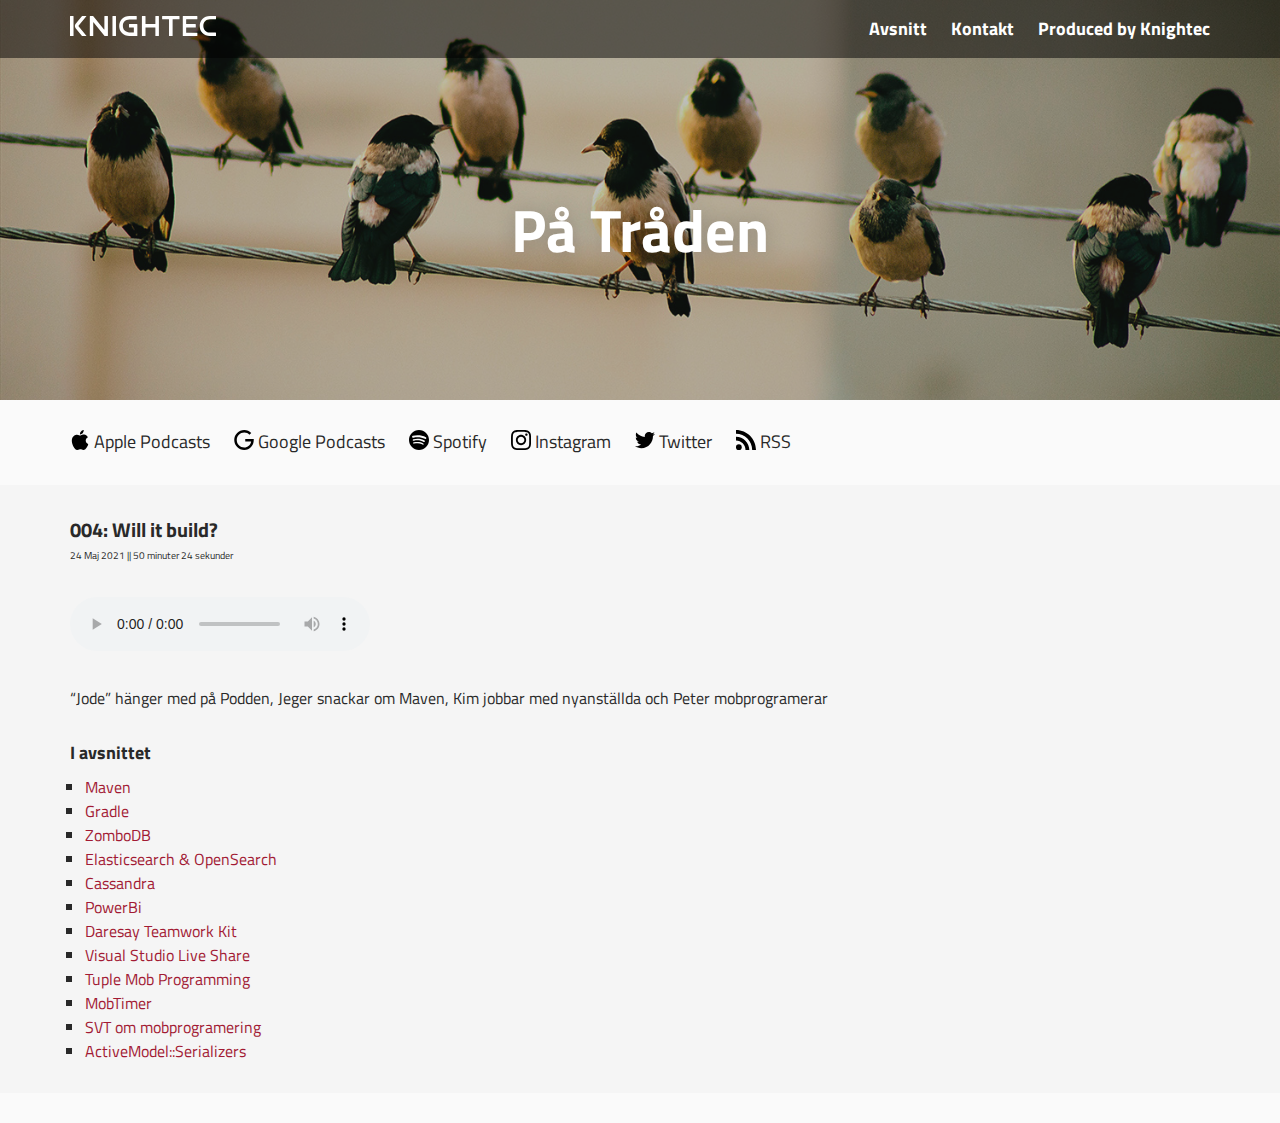
<file: podcast/2021/05/24/will-it-build.html>
<!DOCTYPE html>
<html lang="en">
<head>
  <meta charset="UTF-8">
  <title>På Tråden - 004: Will it build?</title>
  <link rel="stylesheet" href="/assets/css/main.css" />
  <link rel="stylesheet" href="https://cdn.plyr.io/3.6.4/plyr.css" />
  <meta name="viewport" content="width=device-width, initial-scale=1, maximum-scale=1">
  <link rel="apple-touch-icon" sizes="180x180" href="/assets/favicon/apple-touch-icon.png">
  <link rel="icon" type="image/png" sizes="32x32" href="/assets/favicon/favicon-32x32.png">
  <link rel="icon" type="image/png" sizes="16x16" href="/assets/favicon/favicon-16x16.png">
  <link rel="manifest" href="/assets/favicon/site.webmanifest">
  <link rel="mask-icon" href="/assets/favicon/safari-pinned-tab.svg" color="#d61818">
  <link rel="shortcut icon" href="/assets/favicon/favicon.ico">
  <meta name="msapplication-TileColor" content="#74ada6">
  <meta name="msapplication-config" content="/assets/favicon/browserconfig.xml">
  <meta name="theme-color" content="#ffffff">

  <!-- Facebook Og -->
  <meta content="website" property="og:type">
  <meta content="På Tråden - Will it build?" property="og:title">
  <meta content="“Jode” hänger med på Podden, Jeger snackar om Maven, Kim jobbar med nyanställda och Peter mobprogramerar" property="og:description">
  <meta content="https://patraden.knightec.se/assets/images/socialcard.jpg" property="og:image">
  <meta content="https://patraden.knightec.se/podcast/2021/05/24/will-it-build.html" property="og:url">
  <meta content="På Tråden" property="og:site_name">
  <!-- Twitter cards -->
  <meta content="summary_large_image" name="twitter:card">
  <meta content="@DewirePaTraden" name="twitter:site">
  <meta content="@DewirePaTraden" name="twitter:creator">
  <meta content="På Tråden - Will it build?" name="twitter:title">
  <meta content="“Jode” hänger med på Podden, Jeger snackar om Maven, Kim jobbar med nyanställda och Peter mobprogramerar" name="twitter:description">
  <meta content="https://patraden.knightec.se/assets/images/socialcard.jpg" name="twitter:image">
</head>
<body>
  <header>
    <div class="header-inner"></div>
    <div class="top-navigation">
      <div class="content-container">
        <div class="logo">
          <a href="/">
            <img src="/assets/images/logo.svg" alt="" height="20">
          </a>
        </div>

        <div class="navigation-links _posts/2021-05-24-will-it-build.markdown">
          <ul>
            <li><a href="/" class="home">Avsnitt</a></li>
            <li><a href="/kontakt" class="contact">Kontakt</a></li>
            <li><a href="https://knightec.se" target="_blank">Produced by Knightec</a></li>
          </ul>
        </div>
      </div>
    </div>
    <div class="header-title">
      <h1>
        På Tråden
      </h1>
    </div>
  </header>

  <section class="social-links">
    <div class="content-container">
      <ul>
        <li>
          <a href="https://podcasts.apple.com/us/podcast/på-tråden/id1564664099" title="På Tråden på Google" target="_blank">
            <span class="logo"><img src="/assets/images/social-icons/apple.svg" alt="" width="20"></span>
            <span class="title">Apple Podcasts</span>
          </a>
        </li>
        <li>
          <a href="https://podcasts.google.com/feed/aHR0cHM6Ly9wYXRyYWRlbi5rbmlnaHRlYy5zZS9mZWVkLnhtbA?sa=X&ved=0CAMQ9sEGahcKEwjgmsS8n5vwAhUAAAAAHQAAAAAQCQ" title="På Tråden på Apple Podcasts" target="_blank">
            <span class="logo"><img src="/assets/images/social-icons/google.svg" alt="" width="20"></span>
            <span class="title">Google Podcasts</span>
          </a>
        </li>
        <li>
          <a href="https://open.spotify.com/show/3A2fj6rPOLulqHuwGsgoWq" title="På Tråden på spotify" target="_blank">
            <span class="logo"><img src="/assets/images/social-icons/spotify.svg" alt="" width="20"></span>
            <span class="title">Spotify</span>
          </a>
        </li>
        <li>
          <a href="https://instagram.com/pa.traden" title="Instagram" target="_blank">
            <span class="logo"><img src="/assets/images/social-icons/instagram.svg" alt="" width="20"></span>
            <span class="title">Instagram</span>
          </a>
        </li>
        <li>
          <a href="https://twitter.com/DewirePaTraden" title="Twitter" target="_blank">
            <span class="logo"><img src="/assets/images/social-icons/twitter.svg" alt="" width="20"></span>
            <span class="title">Twitter</span>
          </a>
        </li>
        <li>
          <a href="/feed.xml" title="RSS feed" target="_blank">
            <span class="logo"><img src="/assets/images/social-icons/rss.svg" alt="" width="20"></span>
            <span class="title">RSS</span>
          </a>
        </li>
      </ul>
    </div>
  </section>

  <section class="main-content">
    <div class="post-page-container">
  <div class="content-container">
    <h1>004: Will it build?</h1>
    <div class="date">
      24 Maj 2021
      ||
      50 minuter 24 sekunder
    </div>

    <audio id="player" class="media-player" controls>
      <source src="https://d3escsfxfzn25u.cloudfront.net/004-will-it-build.mp3" type="audio/mp3" />
      <source src="https://d3escsfxfzn25u.cloudfront.net/004-will-it-build.ogg" type="audio/ogg" />
    </audio>
    <!-- Music player js -->
    <script src="https://cdn.plyr.io/3.6.4/plyr.polyfilled.js"></script>
    <script>
      const player = new Plyr('#player');
    </script>

    <div class="post-content">
      <p>“Jode” hänger med på Podden, Jeger snackar om Maven, Kim jobbar med nyanställda och Peter mobprogramerar</p>

<!--more-->

<h2 id="i-avsnittet">I avsnittet</h2>

<ul>
  <li><a href="https://maven.apache.org/" target="\_blank">Maven</a></li>
  <li><a href="https://gradle.org/" target="\_blank">Gradle</a></li>
  <li><a href="https://www.zombodb.com/" target="\_blank">ZomboDB</a></li>
  <li><a href="https://www.elastic.co/what-is/opensearch" target="\_blank">Elasticsearch &amp; OpenSearch</a></li>
  <li><a href="Casandra" target="\_blank">Cassandra</a></li>
  <li><a href="https://powerbi.microsoft.com/en-us/" target="\_blank">PowerBi</a></li>
  <li><a href="https://daresay.co/teamwork-kit/" target="\_blank">Daresay Teamwork Kit</a></li>
  <li><a href="https://visualstudio.microsoft.com/services/live-share/" target="\_blank">Visual Studio Live Share</a></li>
  <li><a href="https://tuple.app/" target="\_blank">Tuple Mob Programming</a></li>
  <li><a href="https://agility.jahed.dev/" target="\_blank">MobTimer</a></li>
  <li><a href="https://medium.com/the-svt-tech-blog/100-of-the-team-in-a-mob-for-12-months-taking-mob-programming-a-couple-of-steps-further-3335f7994baf" target="\_blank">SVT om mobprogramering</a></li>
  <li><a href="https://github.com/rails-api/active_model_serializers" target="\_blank">ActiveModel::Serializers</a></li>
</ul>

    </div>
  </div>
</div>
  </section>

  <footer>
  </footer>
</body>
</html>
</file>
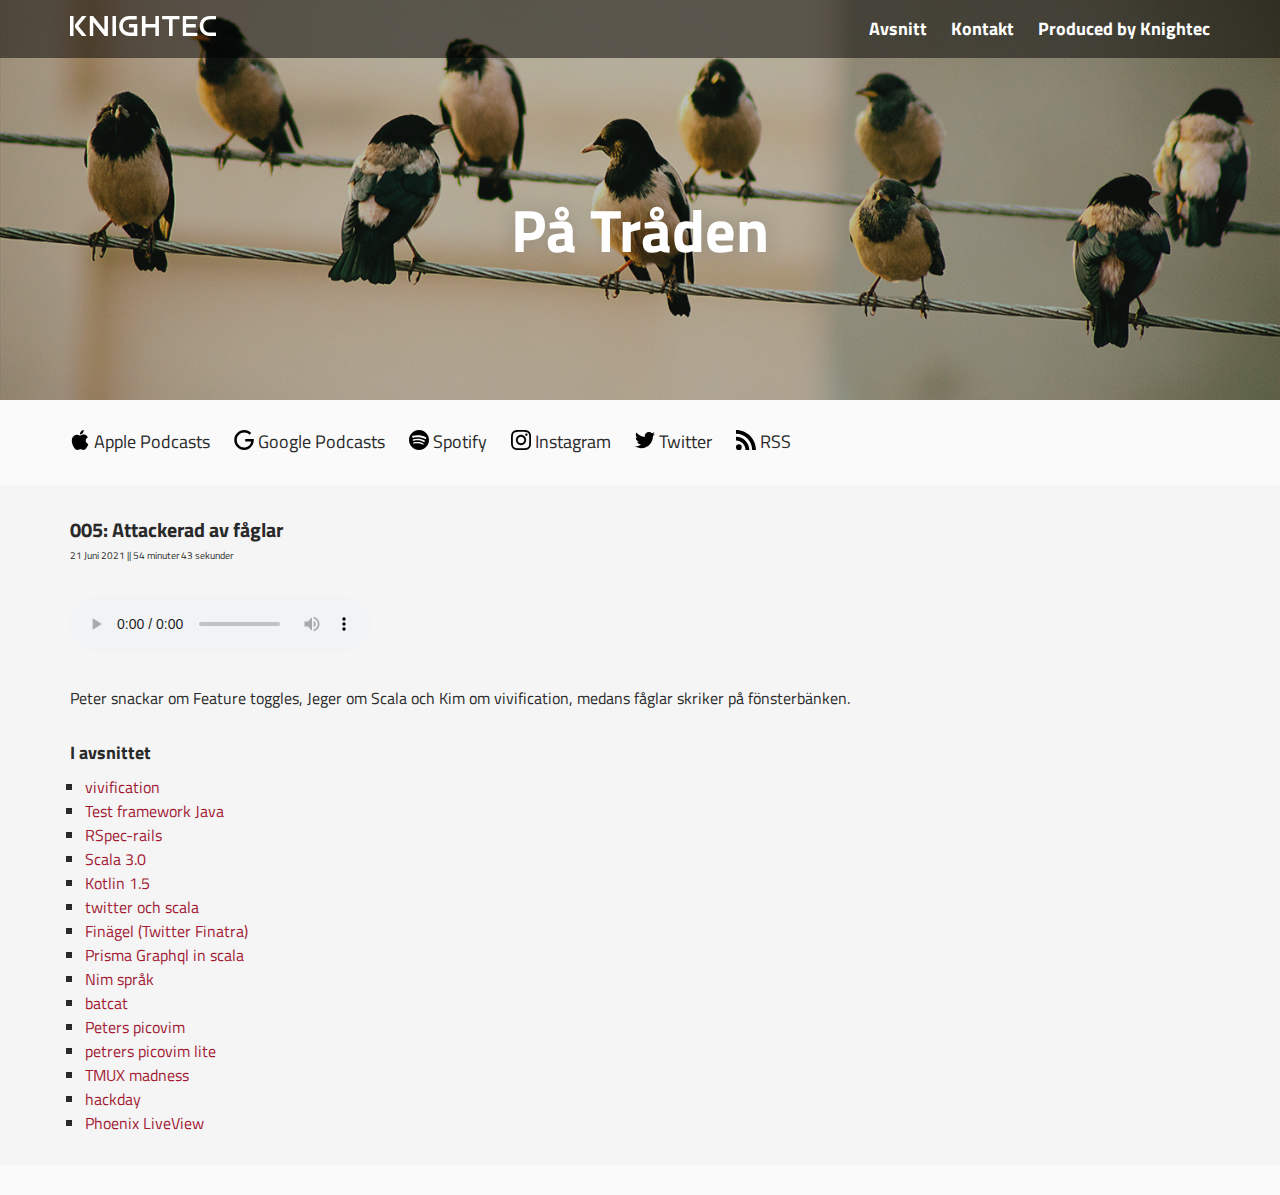
<file: podcast/2021/06/21/attackerad-av-faglar.html>
<!DOCTYPE html>
<html lang="en">
<head>
  <meta charset="UTF-8">
  <title>På Tråden - 005: Attackerad av fåglar</title>
  <link rel="stylesheet" href="/assets/css/main.css" />
  <link rel="stylesheet" href="https://cdn.plyr.io/3.6.4/plyr.css" />
  <meta name="viewport" content="width=device-width, initial-scale=1, maximum-scale=1">
  <link rel="apple-touch-icon" sizes="180x180" href="/assets/favicon/apple-touch-icon.png">
  <link rel="icon" type="image/png" sizes="32x32" href="/assets/favicon/favicon-32x32.png">
  <link rel="icon" type="image/png" sizes="16x16" href="/assets/favicon/favicon-16x16.png">
  <link rel="manifest" href="/assets/favicon/site.webmanifest">
  <link rel="mask-icon" href="/assets/favicon/safari-pinned-tab.svg" color="#d61818">
  <link rel="shortcut icon" href="/assets/favicon/favicon.ico">
  <meta name="msapplication-TileColor" content="#74ada6">
  <meta name="msapplication-config" content="/assets/favicon/browserconfig.xml">
  <meta name="theme-color" content="#ffffff">

  <!-- Facebook Og -->
  <meta content="website" property="og:type">
  <meta content="På Tråden - Attackerad av fåglar" property="og:title">
  <meta content="Peter snackar om Feature toggles, Jeger om Scala och Kim om vivification, medans fåglar skriker på fönsterbänken." property="og:description">
  <meta content="https://patraden.knightec.se/assets/images/socialcard.jpg" property="og:image">
  <meta content="https://patraden.knightec.se/podcast/2021/06/21/attackerad-av-faglar.html" property="og:url">
  <meta content="På Tråden" property="og:site_name">
  <!-- Twitter cards -->
  <meta content="summary_large_image" name="twitter:card">
  <meta content="@DewirePaTraden" name="twitter:site">
  <meta content="@DewirePaTraden" name="twitter:creator">
  <meta content="På Tråden - Attackerad av fåglar" name="twitter:title">
  <meta content="Peter snackar om Feature toggles, Jeger om Scala och Kim om vivification, medans fåglar skriker på fönsterbänken." name="twitter:description">
  <meta content="https://patraden.knightec.se/assets/images/socialcard.jpg" name="twitter:image">
</head>
<body>
  <header>
    <div class="header-inner"></div>
    <div class="top-navigation">
      <div class="content-container">
        <div class="logo">
          <a href="/">
            <img src="/assets/images/logo.svg" alt="" height="20">
          </a>
        </div>

        <div class="navigation-links _posts/2021-06-21-attackerad-av-faglar.markdown">
          <ul>
            <li><a href="/" class="home">Avsnitt</a></li>
            <li><a href="/kontakt" class="contact">Kontakt</a></li>
            <li><a href="https://knightec.se" target="_blank">Produced by Knightec</a></li>
          </ul>
        </div>
      </div>
    </div>
    <div class="header-title">
      <h1>
        På Tråden
      </h1>
    </div>
  </header>

  <section class="social-links">
    <div class="content-container">
      <ul>
        <li>
          <a href="https://podcasts.apple.com/us/podcast/på-tråden/id1564664099" title="På Tråden på Google" target="_blank">
            <span class="logo"><img src="/assets/images/social-icons/apple.svg" alt="" width="20"></span>
            <span class="title">Apple Podcasts</span>
          </a>
        </li>
        <li>
          <a href="https://podcasts.google.com/feed/aHR0cHM6Ly9wYXRyYWRlbi5rbmlnaHRlYy5zZS9mZWVkLnhtbA?sa=X&ved=0CAMQ9sEGahcKEwjgmsS8n5vwAhUAAAAAHQAAAAAQCQ" title="På Tråden på Apple Podcasts" target="_blank">
            <span class="logo"><img src="/assets/images/social-icons/google.svg" alt="" width="20"></span>
            <span class="title">Google Podcasts</span>
          </a>
        </li>
        <li>
          <a href="https://open.spotify.com/show/3A2fj6rPOLulqHuwGsgoWq" title="På Tråden på spotify" target="_blank">
            <span class="logo"><img src="/assets/images/social-icons/spotify.svg" alt="" width="20"></span>
            <span class="title">Spotify</span>
          </a>
        </li>
        <li>
          <a href="https://instagram.com/pa.traden" title="Instagram" target="_blank">
            <span class="logo"><img src="/assets/images/social-icons/instagram.svg" alt="" width="20"></span>
            <span class="title">Instagram</span>
          </a>
        </li>
        <li>
          <a href="https://twitter.com/DewirePaTraden" title="Twitter" target="_blank">
            <span class="logo"><img src="/assets/images/social-icons/twitter.svg" alt="" width="20"></span>
            <span class="title">Twitter</span>
          </a>
        </li>
        <li>
          <a href="/feed.xml" title="RSS feed" target="_blank">
            <span class="logo"><img src="/assets/images/social-icons/rss.svg" alt="" width="20"></span>
            <span class="title">RSS</span>
          </a>
        </li>
      </ul>
    </div>
  </section>

  <section class="main-content">
    <div class="post-page-container">
  <div class="content-container">
    <h1>005: Attackerad av fåglar</h1>
    <div class="date">
      21 Juni 2021
      ||
      54 minuter 43 sekunder
    </div>

    <audio id="player" class="media-player" controls>
      <source src="https://d3escsfxfzn25u.cloudfront.net/005-attackerad-av-faglar.mp3" type="audio/mp3" />
      <source src="https://d3escsfxfzn25u.cloudfront.net/005-attackerad-av-faglar.ogg" type="audio/ogg" />
    </audio>
    <!-- Music player js -->
    <script src="https://cdn.plyr.io/3.6.4/plyr.polyfilled.js"></script>
    <script>
      const player = new Plyr('#player');
    </script>

    <div class="post-content">
      <p>Peter snackar om Feature toggles, Jeger om Scala och Kim om vivification, medans fåglar skriker på fönsterbänken.</p>

<!--more-->

<h2 id="i-avsnittet">I avsnittet</h2>

<ul>
  <li><a href="https://www.urbanautomaton.com/blog/2020/11/04/rails-autoloading-heaven/" target="\_blank">vivification</a></li>
  <li><a href="https://www.archunit.org/" target="\_blank">Test framework Java</a></li>
  <li><a href="https://github.com/rspec/rspec-rails" target="\_blank">RSpec-rails</a></li>
  <li><a href="https://www.scala-lang.org/download/scala3.htm" target="\_blank">Scala 3.0</a></li>
  <li><a href="https://kotlinlang.org/docs/whatsnew15.html" target="\_blank">Kotlin 1.5</a></li>
  <li><a href="https://sysgears.com/articles/how-and-why-twitter-uses-scala/" target="\_blank">twitter och scala</a></li>
  <li><a href="https://github.com/twitter/finatra" target="\_blank">Finägel (Twitter Finatra)</a></li>
  <li><a href="https://github.com/prisma/prisma" target="\_blank">Prisma Graphql in scala</a></li>
  <li><a href="https://nim-lang.org/" target="\_blank">Nim språk</a></li>
  <li><a href="https://github.com/sharkdp/bat" target="\_blank">batcat </a></li>
  <li><a href="https://git.hendrikpeter.net/hendrikpeter/pico-vim" target="\_blank">Peters picovim</a></li>
  <li><a href="https://github.com/HendrikPetertje/neovim-starter" target="\_blank">petrers picovim lite</a></li>
  <li><a href="https://youtu.be/C3GvXp4Detk?list=FLo6iwQn3N4dMvV0RiOH6HqQ&amp;t=663" target="\_blank">TMUX madness</a></li>
  <li><a href="https://www.themuse.com/advice/the-event-you-should-plan-for-your-teamasap" target="\_blank">hackday</a></li>
  <li><a href="https://hexdocs.pm/phoenix_live_view/Phoenix.LiveView.html" target="\_blank">Phoenix LiveView</a></li>
</ul>

    </div>
  </div>
</div>
  </section>

  <footer>
  </footer>
</body>
</html>
</file>
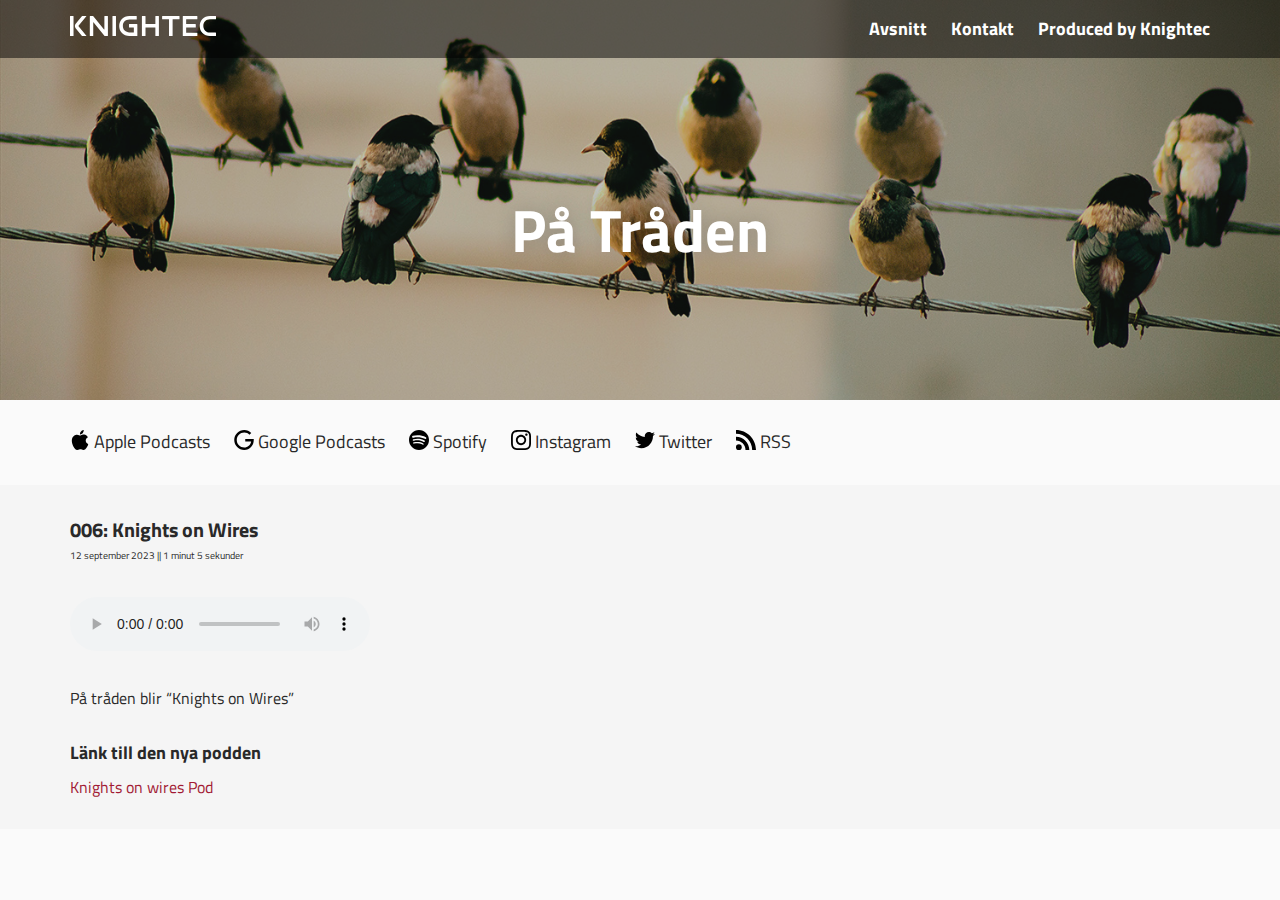
<file: podcast/2023/09/12/knights-on-wires.html>
<!DOCTYPE html>
<html lang="en">
<head>
  <meta charset="UTF-8">
  <title>På Tråden - 006: Knights on Wires</title>
  <link rel="stylesheet" href="/assets/css/main.css" />
  <link rel="stylesheet" href="https://cdn.plyr.io/3.6.4/plyr.css" />
  <meta name="viewport" content="width=device-width, initial-scale=1, maximum-scale=1">
  <link rel="apple-touch-icon" sizes="180x180" href="/assets/favicon/apple-touch-icon.png">
  <link rel="icon" type="image/png" sizes="32x32" href="/assets/favicon/favicon-32x32.png">
  <link rel="icon" type="image/png" sizes="16x16" href="/assets/favicon/favicon-16x16.png">
  <link rel="manifest" href="/assets/favicon/site.webmanifest">
  <link rel="mask-icon" href="/assets/favicon/safari-pinned-tab.svg" color="#d61818">
  <link rel="shortcut icon" href="/assets/favicon/favicon.ico">
  <meta name="msapplication-TileColor" content="#74ada6">
  <meta name="msapplication-config" content="/assets/favicon/browserconfig.xml">
  <meta name="theme-color" content="#ffffff">

  <!-- Facebook Og -->
  <meta content="website" property="og:type">
  <meta content="På Tråden - Knights on Wires" property="og:title">
  <meta content="På tråden blir “Knights on Wires”" property="og:description">
  <meta content="https://patraden.knightec.se/assets/images/socialcard.jpg" property="og:image">
  <meta content="https://patraden.knightec.se/podcast/2023/09/12/knights-on-wires.html" property="og:url">
  <meta content="På Tråden" property="og:site_name">
  <!-- Twitter cards -->
  <meta content="summary_large_image" name="twitter:card">
  <meta content="@DewirePaTraden" name="twitter:site">
  <meta content="@DewirePaTraden" name="twitter:creator">
  <meta content="På Tråden - Knights on Wires" name="twitter:title">
  <meta content="På tråden blir “Knights on Wires”" name="twitter:description">
  <meta content="https://patraden.knightec.se/assets/images/socialcard.jpg" name="twitter:image">
</head>
<body>
  <header>
    <div class="header-inner"></div>
    <div class="top-navigation">
      <div class="content-container">
        <div class="logo">
          <a href="/">
            <img src="/assets/images/logo.svg" alt="" height="20">
          </a>
        </div>

        <div class="navigation-links _posts/2023-09-12-knights-on-wires.markdown">
          <ul>
            <li><a href="/" class="home">Avsnitt</a></li>
            <li><a href="/kontakt" class="contact">Kontakt</a></li>
            <li><a href="https://knightec.se" target="_blank">Produced by Knightec</a></li>
          </ul>
        </div>
      </div>
    </div>
    <div class="header-title">
      <h1>
        På Tråden
      </h1>
    </div>
  </header>

  <section class="social-links">
    <div class="content-container">
      <ul>
        <li>
          <a href="https://podcasts.apple.com/us/podcast/på-tråden/id1564664099" title="På Tråden på Google" target="_blank">
            <span class="logo"><img src="/assets/images/social-icons/apple.svg" alt="" width="20"></span>
            <span class="title">Apple Podcasts</span>
          </a>
        </li>
        <li>
          <a href="https://podcasts.google.com/feed/aHR0cHM6Ly9wYXRyYWRlbi5rbmlnaHRlYy5zZS9mZWVkLnhtbA?sa=X&ved=0CAMQ9sEGahcKEwjgmsS8n5vwAhUAAAAAHQAAAAAQCQ" title="På Tråden på Apple Podcasts" target="_blank">
            <span class="logo"><img src="/assets/images/social-icons/google.svg" alt="" width="20"></span>
            <span class="title">Google Podcasts</span>
          </a>
        </li>
        <li>
          <a href="https://open.spotify.com/show/3A2fj6rPOLulqHuwGsgoWq" title="På Tråden på spotify" target="_blank">
            <span class="logo"><img src="/assets/images/social-icons/spotify.svg" alt="" width="20"></span>
            <span class="title">Spotify</span>
          </a>
        </li>
        <li>
          <a href="https://instagram.com/pa.traden" title="Instagram" target="_blank">
            <span class="logo"><img src="/assets/images/social-icons/instagram.svg" alt="" width="20"></span>
            <span class="title">Instagram</span>
          </a>
        </li>
        <li>
          <a href="https://twitter.com/DewirePaTraden" title="Twitter" target="_blank">
            <span class="logo"><img src="/assets/images/social-icons/twitter.svg" alt="" width="20"></span>
            <span class="title">Twitter</span>
          </a>
        </li>
        <li>
          <a href="/feed.xml" title="RSS feed" target="_blank">
            <span class="logo"><img src="/assets/images/social-icons/rss.svg" alt="" width="20"></span>
            <span class="title">RSS</span>
          </a>
        </li>
      </ul>
    </div>
  </section>

  <section class="main-content">
    <div class="post-page-container">
  <div class="content-container">
    <h1>006: Knights on Wires</h1>
    <div class="date">
      12 september 2023
      ||
      1 minut 5 sekunder
    </div>

    <audio id="player" class="media-player" controls>
      <source src="https://d3escsfxfzn25u.cloudfront.net/006-knights-on-wires.mp3" type="audio/mp3" />
      <source src="https://d3escsfxfzn25u.cloudfront.net/005-knights-on-wires.ogg" type="audio/ogg" />
    </audio>
    <!-- Music player js -->
    <script src="https://cdn.plyr.io/3.6.4/plyr.polyfilled.js"></script>
    <script>
      const player = new Plyr('#player');
    </script>

    <div class="post-content">
      <p>På tråden blir “Knights on Wires”</p>

<!--more-->

<h2 id="länk-till-den-nya-podden">Länk till den nya podden</h2>

<p><a href="https://knightsonwires.knightec.se">Knights on wires Pod</a></p>

    </div>
  </div>
</div>
  </section>

  <footer>
  </footer>
</body>
</html>
</file>
<file: assets/css/main.css>
@import url("https://fonts.googleapis.com/css2?family=Titillium+Web:wght@400;700&display=swap");html,body,div,span,applet,object,iframe,h1,h2,h3,h4,h5,h6,p,blockquote,pre,a,abbr,acronym,address,big,cite,code,del,dfn,em,img,ins,kbd,q,s,samp,small,strike,strong,sub,sup,tt,var,b,u,i,center,dl,dt,dd,ol,ul,li,fieldset,form,label,legend,table,caption,tbody,tfoot,thead,tr,th,td,article,aside,canvas,details,embed,figure,figcaption,footer,header,hgroup,menu,nav,output,ruby,section,summary,time,mark,audio,video{margin:0;padding:0;border:0;font-size:100%;font:inherit;vertical-align:baseline}article,aside,details,figcaption,figure,footer,header,hgroup,menu,nav,section{display:block}body{line-height:1}ol,ul{list-style:none}blockquote,q{quotes:none}blockquote:before,blockquote:after,q:before,q:after{content:'';content:none}table{border-collapse:collapse;border-spacing:0}:root{--main-bg-color: #FAFAFA;--main-text-color: #292929;--white-text-color: #fff;--box-shadow-color: rgba(0, 0, 0, 0.2);--white-text-hover-color: rgba(255, 255, 255, 0.7);--main-text-hover-color: rgba(41, 41, 41, 0.7);--main-text-disabled-color: rgba(41, 41, 41, 0.3);--main-dark-overlays-color: rgba(0, 0, 0, 0.5);--transparent-white-color: rgba(255, 255, 255, 0);--content-block-bg-color: #F5F5F5;--content-red-color: rgba(162, 26, 52, 1);--content-red-hover-color: rgba(162, 26, 52, 0.7);--content-blue-color: rgba(116, 173, 166, 1);--content-blue-overlay-color: rgba(116, 173, 166, 0.8);--content-blue-shadow-color: rgba(116, 173, 166, 0.5)}html,body{background:var(--main-bg-color)}.content-container{width:90%;max-width:1140px;margin:0 auto}:root{--main-font-family: 'Titillium Web', sans-serif}html,body{font-family:var(--main-font-family);font-size:16px;color:var(--main-text-color);line-height:22px}h1{font-size:20px;font-weight:bold;line-height:30px}h2{font-size:18px;font-weight:bold;line-height:25px}header{background:var(--main-text-color);height:400px;position:relative;z-index:0}.header-inner{height:400px;background:url("/assets/images/background.jpg") no-repeat center;background-size:cover;position:absolute;left:0;right:0;top:0;bottom:0;opacity:0.7;z-index:0}.top-navigation{position:absolute;left:0;right:0;top:0;z-index:2;background:var(--main-dark-overlays-color);line-height:58px;color:var(--white-text-color);text-align:right}@media only screen and (max-width: 650px){.top-navigation{text-align:center}}.top-navigation .logo{padding:3px 0 0 0;line-height:55px;float:left}@media only screen and (max-width: 650px){.top-navigation .logo{float:none}}.top-navigation .logo a{border:none;outline:none}.top-navigation .navigation-links ul{list-style-type:none}.top-navigation .navigation-links ul li{display:inline;font-size:18px;font-weight:bold;white-space:nowrap}.top-navigation .navigation-links ul a{color:var(--white-text-color);text-decoration:none;margin:0 0 0 20px;border-bottom:2px solid var(--transparent-white-color);-webkit-transition:all 200ms ease;-moz-transition:all 200ms ease;-ms-transition:all 200ms ease;-o-transition:all 200ms ease;transition:all 200ms ease}@media only screen and (max-width: 650px){.top-navigation .navigation-links ul a{margin:0 10px}}.top-navigation .navigation-links ul a:hover{color:var(--white-text-hover-color);border-bottom:2px solid var(--white-text-hover-color)}.top-navigation .navigation-links.home a.home,.top-navigation .navigation-links.contact a.contact{border-bottom:2px solid var(--white-text-color)}.top-navigation .navigation-links.home a.home:hover,.top-navigation .navigation-links.contact a.contact:hover{color:var(--white-text-hover-color);border-bottom:2px solid var(--white-text-hover-color)}.header-title{position:absolute;top:59px;left:0;right:0;bottom:0;z-index:1}.header-title h1{line-height:341px;text-align:center;font-size:60px;color:var(--white-text-color);text-shadow:0 0 20px var(--box-shadow-color)}.social-links ul{list-style-type:none;padding:30px 0}.social-links ul li{display:inline;padding:0 20px 0 0}@media only screen and (max-width: 780px){.social-links ul li{display:block;padding:5px 0}}.social-links ul li a{color:var(--link-text-color);text-decoration:none;font-size:18px}.social-links ul li a img{-webkit-transition:all 200ms ease;-moz-transition:all 200ms ease;-ms-transition:all 200ms ease;-o-transition:all 200ms ease;transition:all 200ms ease}.social-links ul li a .title{-webkit-transition:all 200ms ease;-moz-transition:all 200ms ease;-ms-transition:all 200ms ease;-o-transition:all 200ms ease;transition:all 200ms ease;border-bottom:2px solid var(--transparent-white-color);vertical-align:2px}.social-links ul li a:hover img{opacity:0.7}.social-links ul li a:hover .title{color:var(--main-text-hover-color);border-bottom:2px solid var(--main-text-hover-color)}.home-introduction-block{background:var(--content-block-bg-color)}.home-introduction-block .content-inner{padding:15px 0;display:inline-flex;flex-direction:row;flex-wrap:wrap;width:100%;gap:30px}.home-introduction-block .column{display:flex;flex-direction:column;flex-basis:100%;flex:1;flex-basis:250px;padding:15px 0}.home-introduction-block .person{width:80px;text-align:center;padding:0 30px 0 0}.home-introduction-block .person:nth-child(3){padding:0}.home-introduction-block .person a{color:var(--main-text-color);text-decoration:none;-webkit-transition:all 200ms ease;-moz-transition:all 200ms ease;-ms-transition:all 200ms ease;-o-transition:all 200ms ease;transition:all 200ms ease}.home-introduction-block .person a:hover{color:var(--main-text-hover-color)}.home-introduction-block .person a:hover img{opacity:0.9}.home-introduction-block .person a:hover .name{border-bottom:2px solid var(--main-text-hover-color)}.home-introduction-block .person .name{border-bottom:2px solid var(--transparent-white-color);-webkit-transition:all 200ms ease;-moz-transition:all 200ms ease;-ms-transition:all 200ms ease;-o-transition:all 200ms ease;transition:all 200ms ease}.home-introduction-block .person img{-webkit-transition:all 200ms ease;-moz-transition:all 200ms ease;-ms-transition:all 200ms ease;-o-transition:all 200ms ease;transition:all 200ms ease;-webkit-border-radius:50%;border-radius:50%}.episodes-header{padding:30px 0 0}.post-container{padding:0}.post-container .post-teaser-block{padding:30px 0;margin:30px 0;background:var(--content-block-bg-color)}.post-container .post-teaser-block .date{font-size:10px}.post-container .post-teaser-block .post-number{color:var(--main-text-hover-color)}.post-container .post-teaser-block a{color:var(--main-text-color);text-decoration:none;-webkit-transition:all 200ms ease;-moz-transition:all 200ms ease;-ms-transition:all 200ms ease;-o-transition:all 200ms ease;transition:all 200ms ease}.post-container .post-teaser-block a:hover{color:var(--main-text-hover-color)}.pagination-on-home{margin:0 0 30px 0}.pagination-on-home .pagination-button{color:var(--main-text-disabled-color);border-bottom:2px solid var(--transparent-white-color)}.pagination-on-home .pagination-button.next{padding:0 30px 0 0}.pagination-on-home .pagination-button.pagination-active{color:var(--main-text-color)}.pagination-on-home .pagination-button.pagination-active:hover{color:var(--main-text-hover-color);border-bottom:2px solid var(--main-text-hover-color)}.privacy-link a{color:var(--main-text-disabled-color);border-bottom:2px solid var(--transparent-white-color);text-decoration:none}.privacy-link a:hover{color:var(--main-text-hover-color);border-bottom:2px solid var(--main-text-hover-color)}.post-page-container{background:var(--content-block-bg-color);margin:0 0 30px 0;padding:30px 0;--plyr-audio-control-background-hover: var(--content-blue-color)
}.post-page-container .date{font-size:10px;margin:0 0 30px 0}.post-page-container .post-content{margin:30px 0 0 0;line-height:150%}.post-page-container .post-content h1,.post-page-container .post-content h2,.post-page-container .post-content h3,.post-page-container .post-content h4{padding:30px 0 10px}.post-page-container .post-content ul{list-style-type:square;padding:0 0 0 15px}.post-page-container a{color:var(--content-red-color);border-bottom:2px solid var(--transparent-white-color);text-decoration:none;-webkit-transition:all 200ms ease;-moz-transition:all 200ms ease;-ms-transition:all 200ms ease;-o-transition:all 200ms ease;transition:all 200ms ease}.post-page-container a:hover{color:var(--content-red-hover-color);border-bottom:2px solid var(--content-red-hover-color)}.post-page-container .plyr--full-ui input[type=range]{color:var(--content-blue-color)}.post-page-container .plyr__control--overlaid{background:var(--content-blue-overlay-color)}.post-page-container .plyr--video .plyr__control.plyr__tab-focus,.post-page-container .plyr--video .plyr__control:hover,.post-page-container .plyr--video .plyr__control[aria-expanded=true]{background:var(--content-blue-color) !important}.post-page-container .plyr__control.plyr__tab-focus{box-shadow:0 0 0 5px var(--content-blue-shadow-color)}.post-page-container .plyr__menu__container .plyr__control[role=menuitemradio][aria-checked=true]::before{background:var(--content-blue-color)}

/*# sourceMappingURL=main.css.map */
</file>
